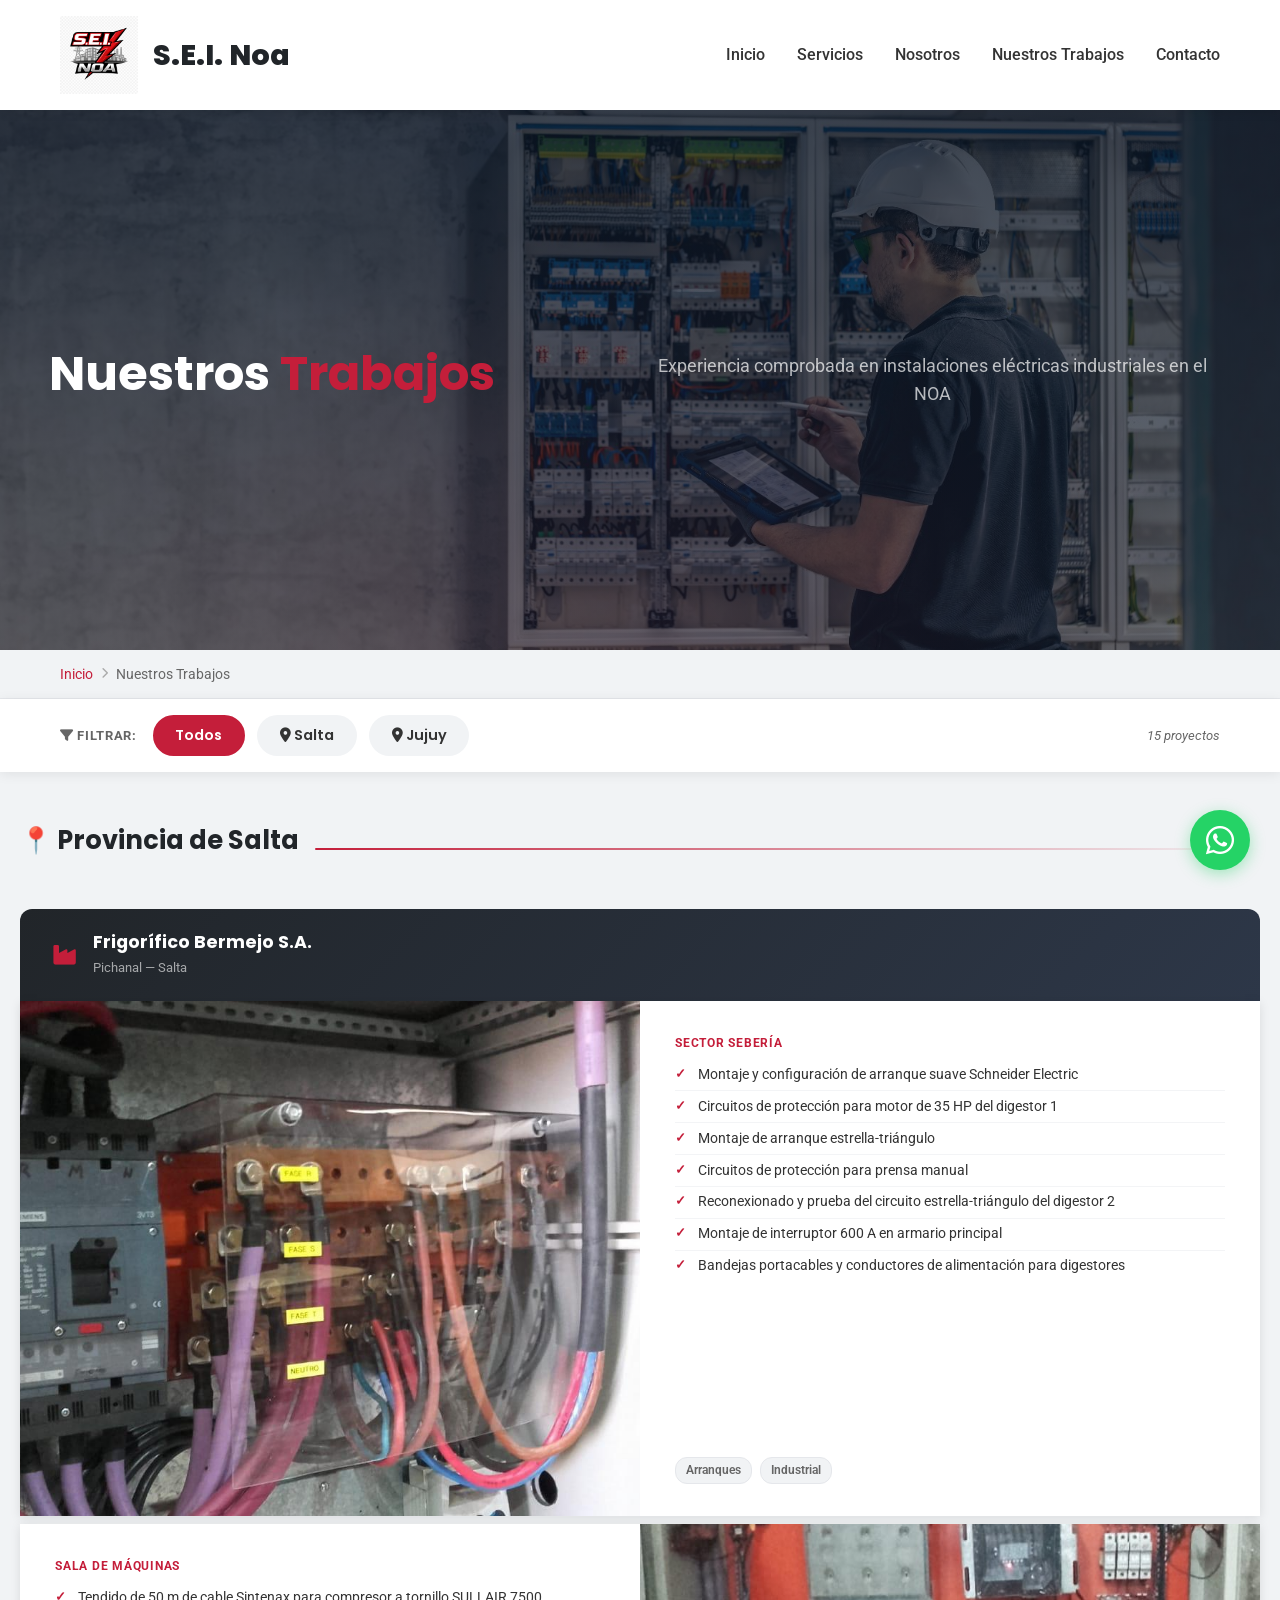
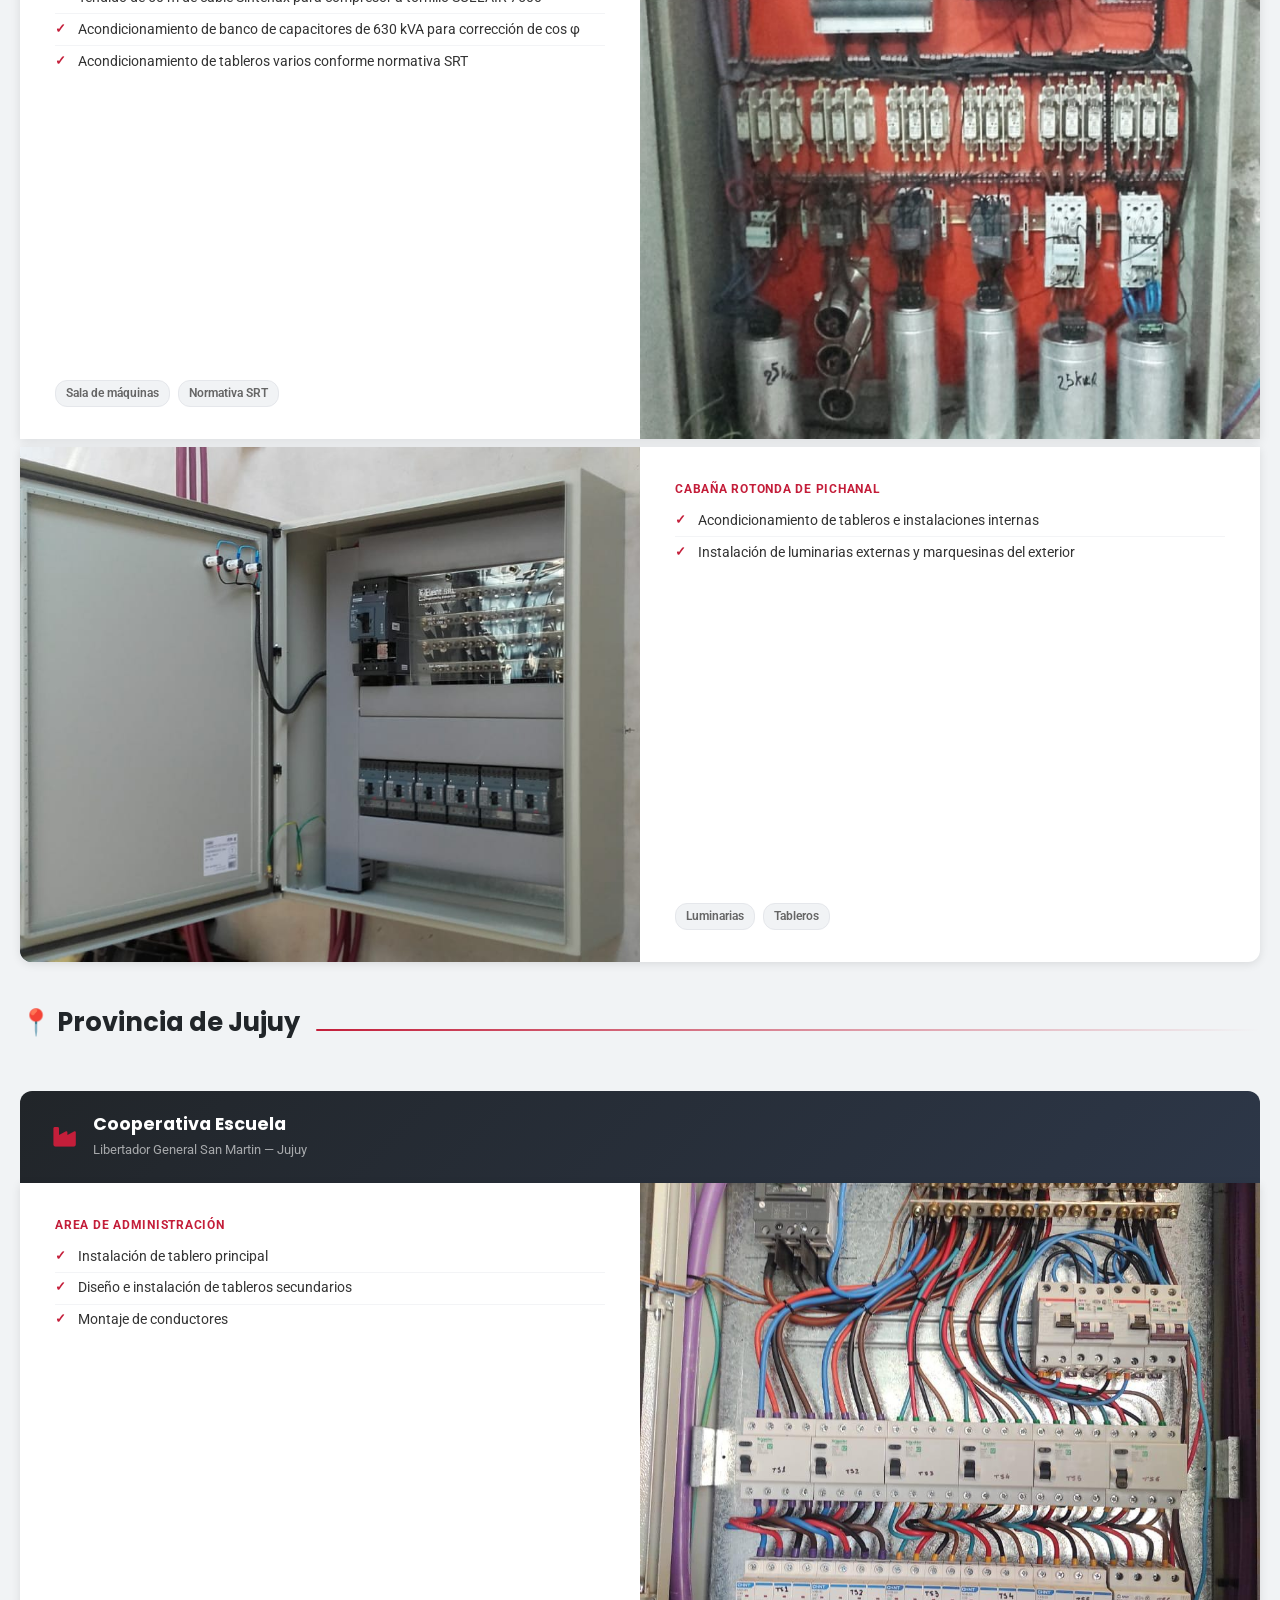
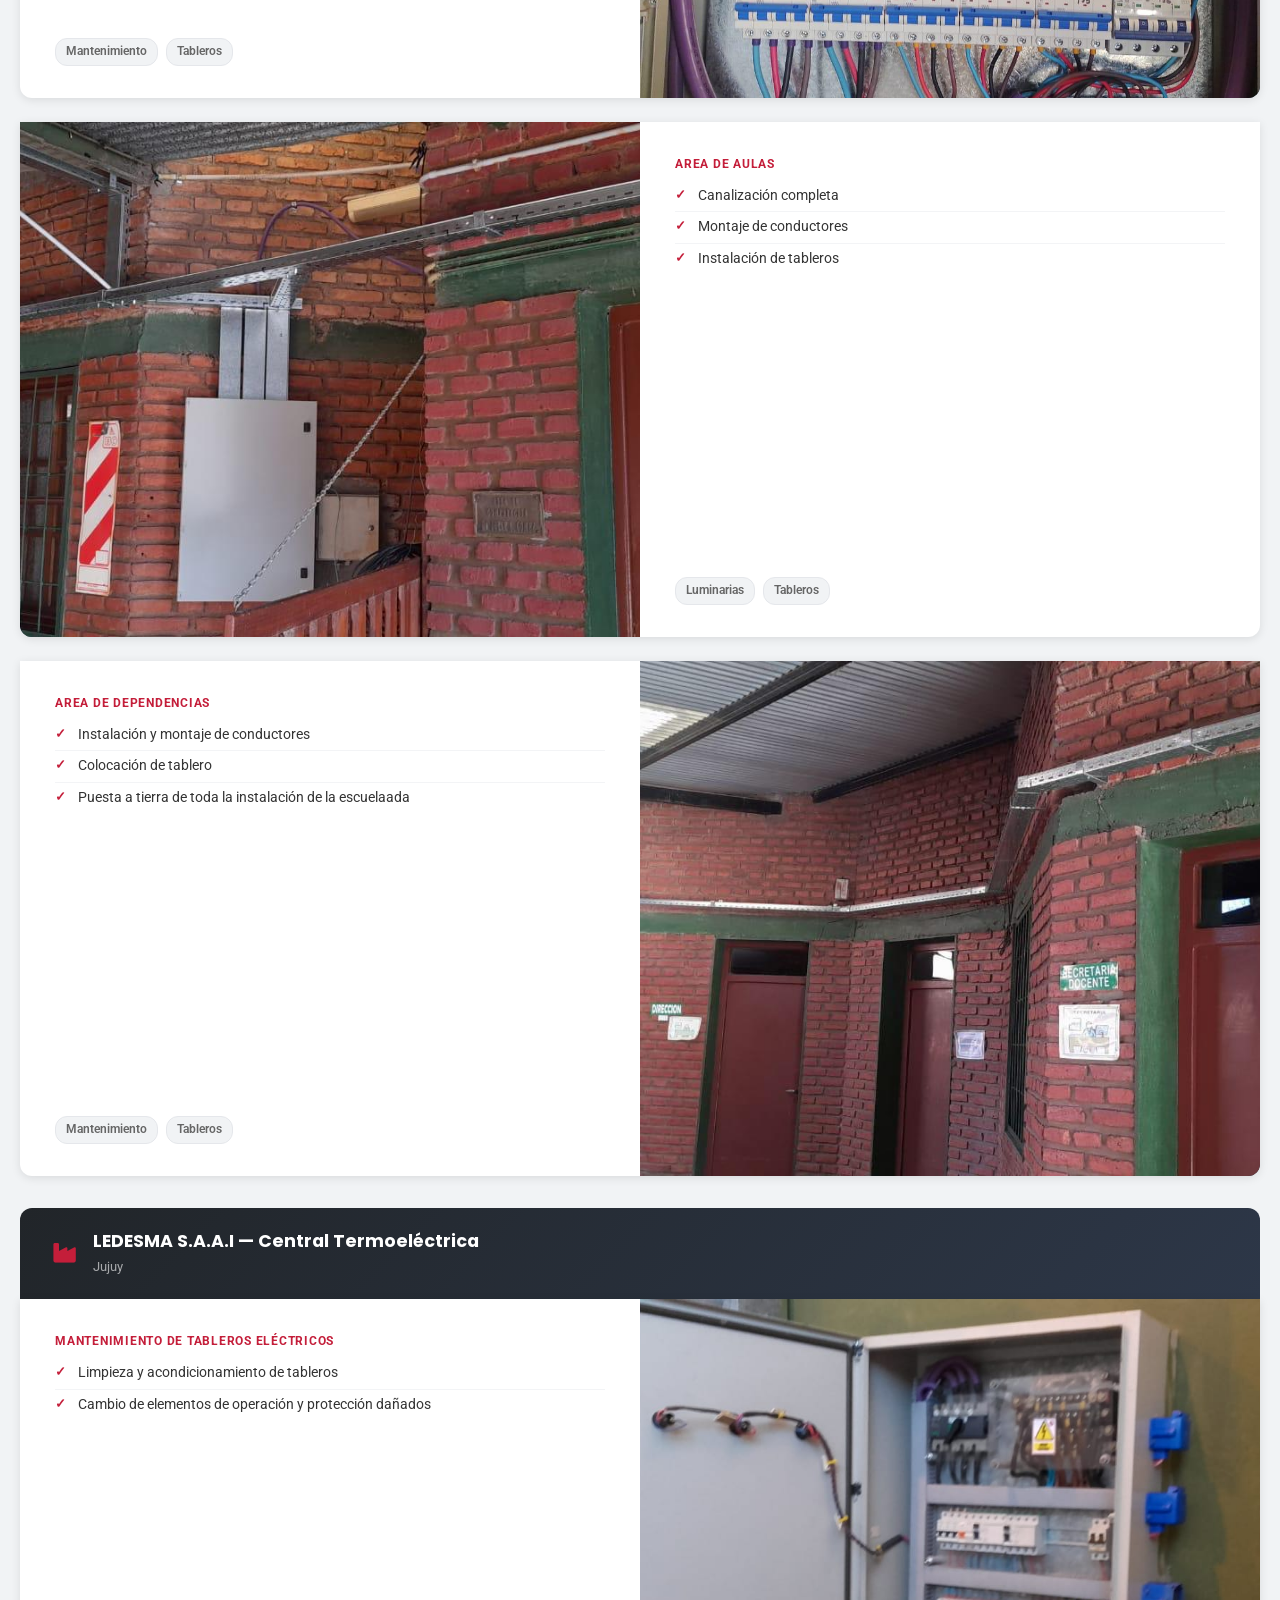
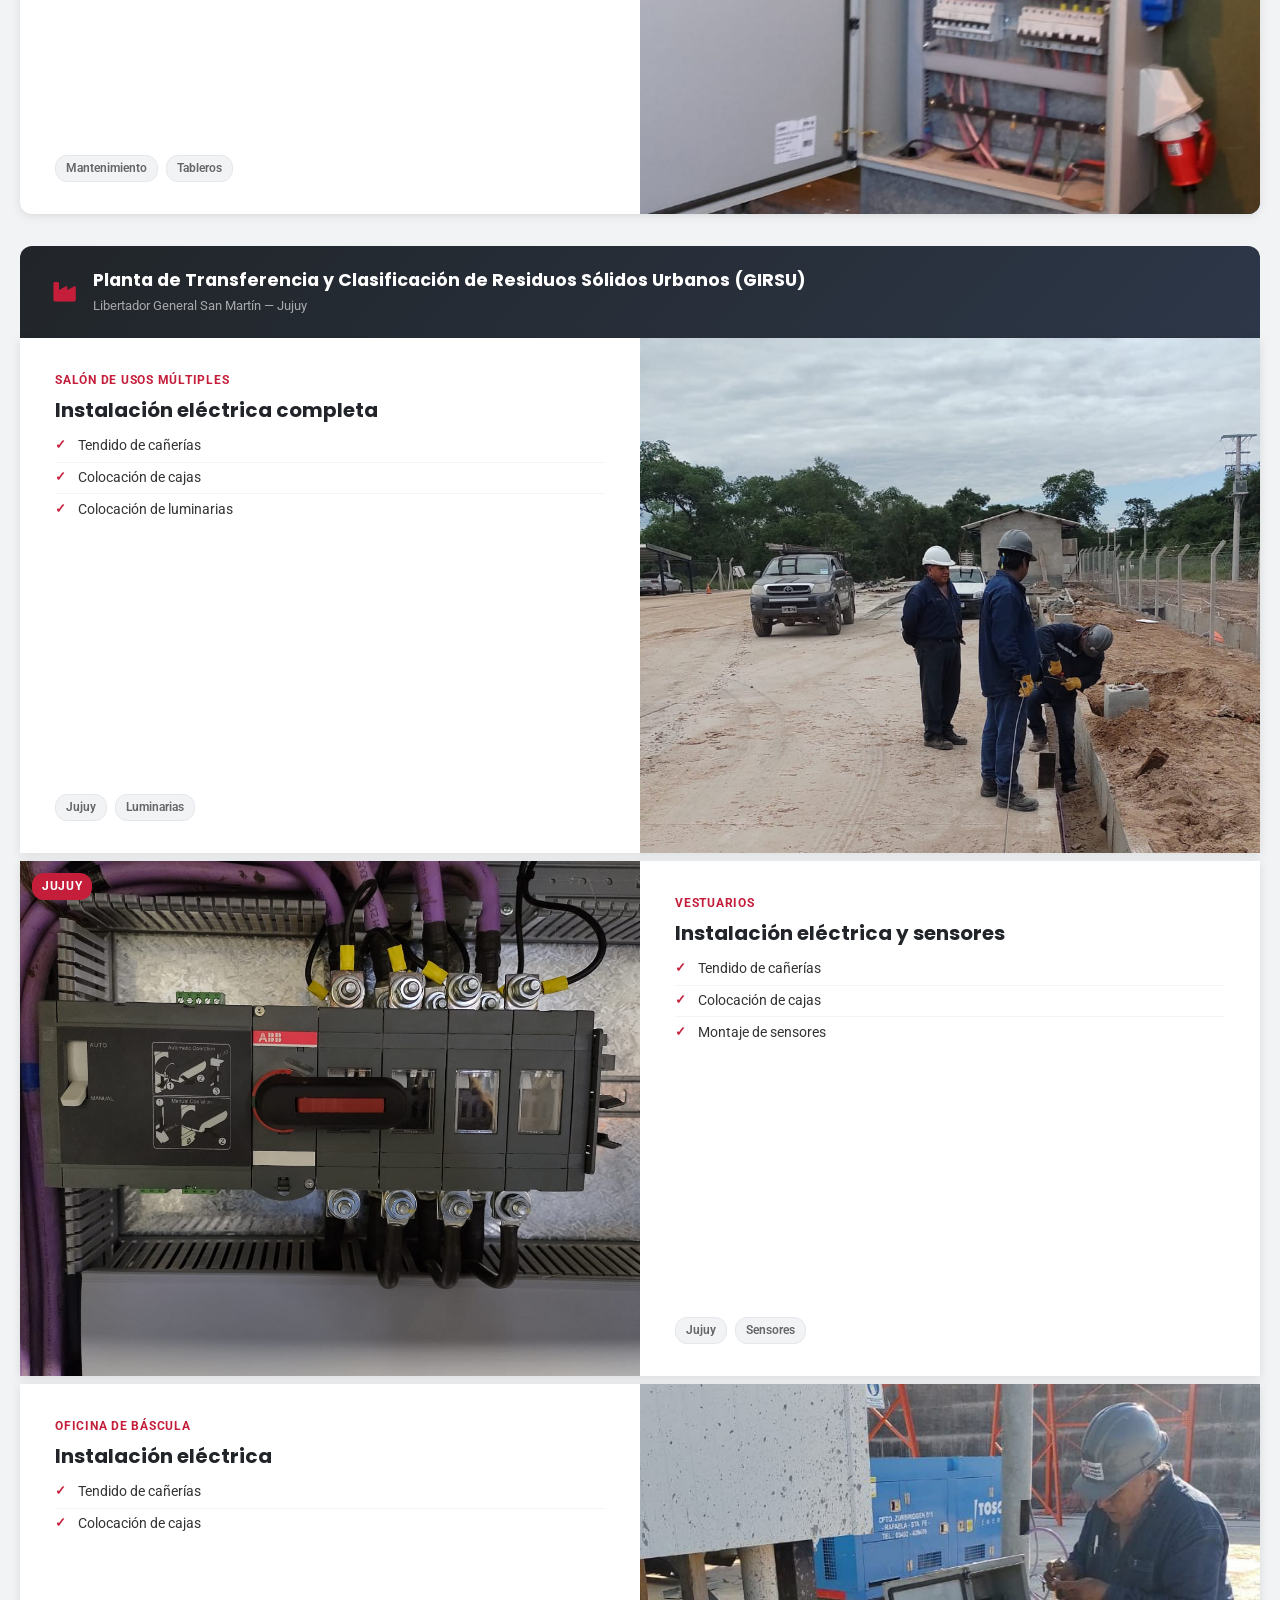
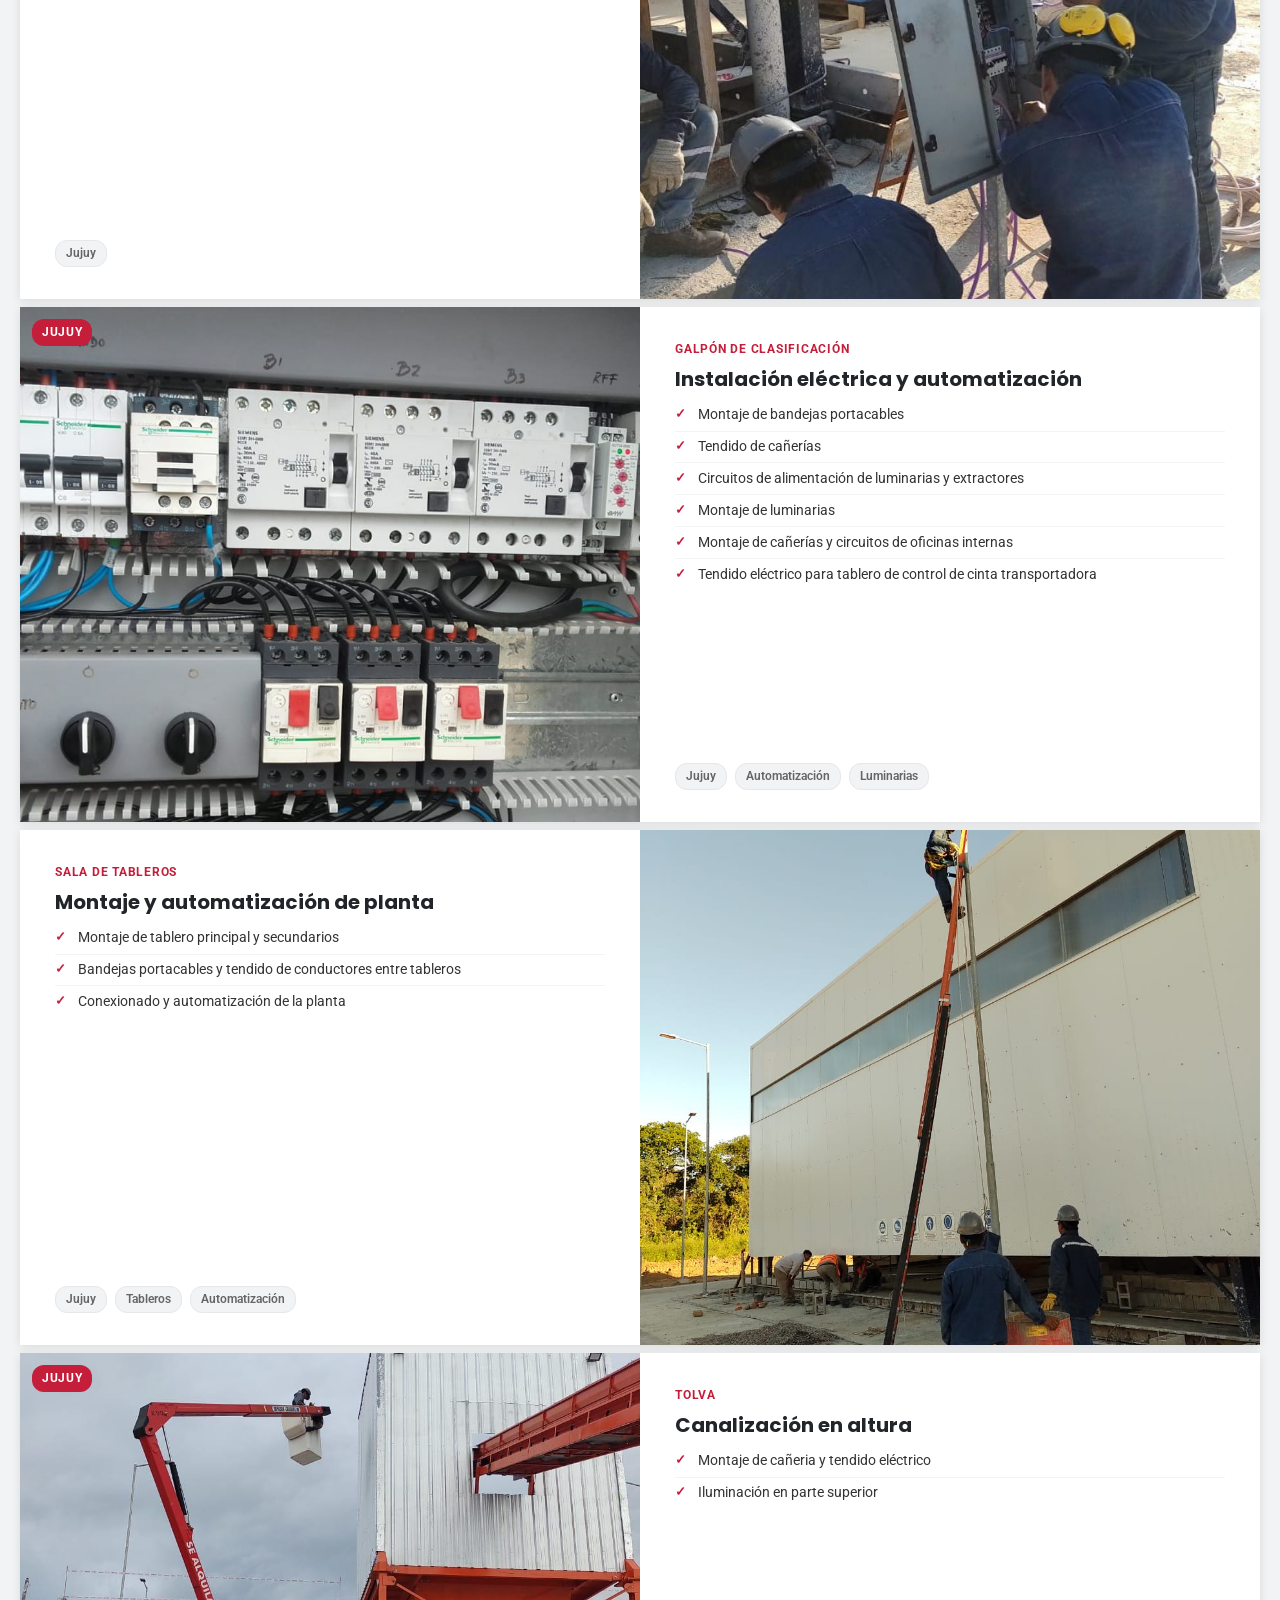
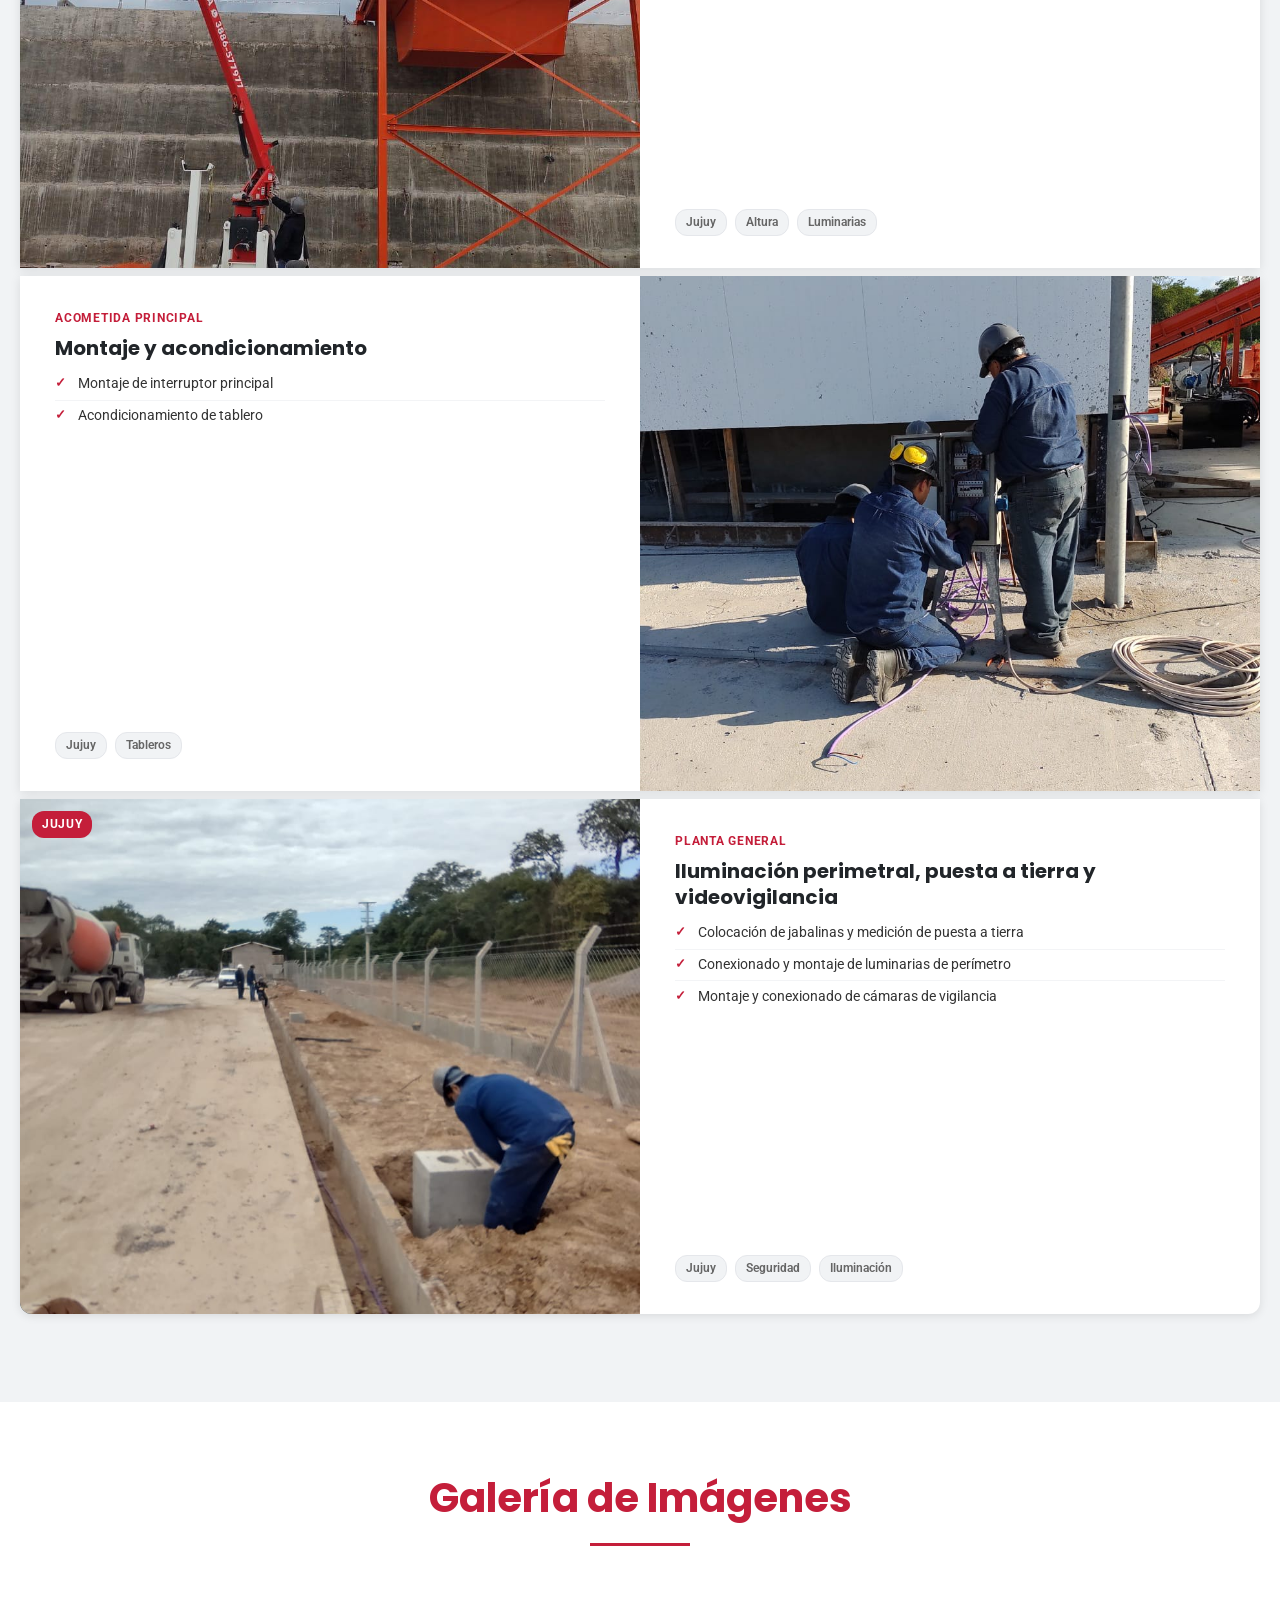
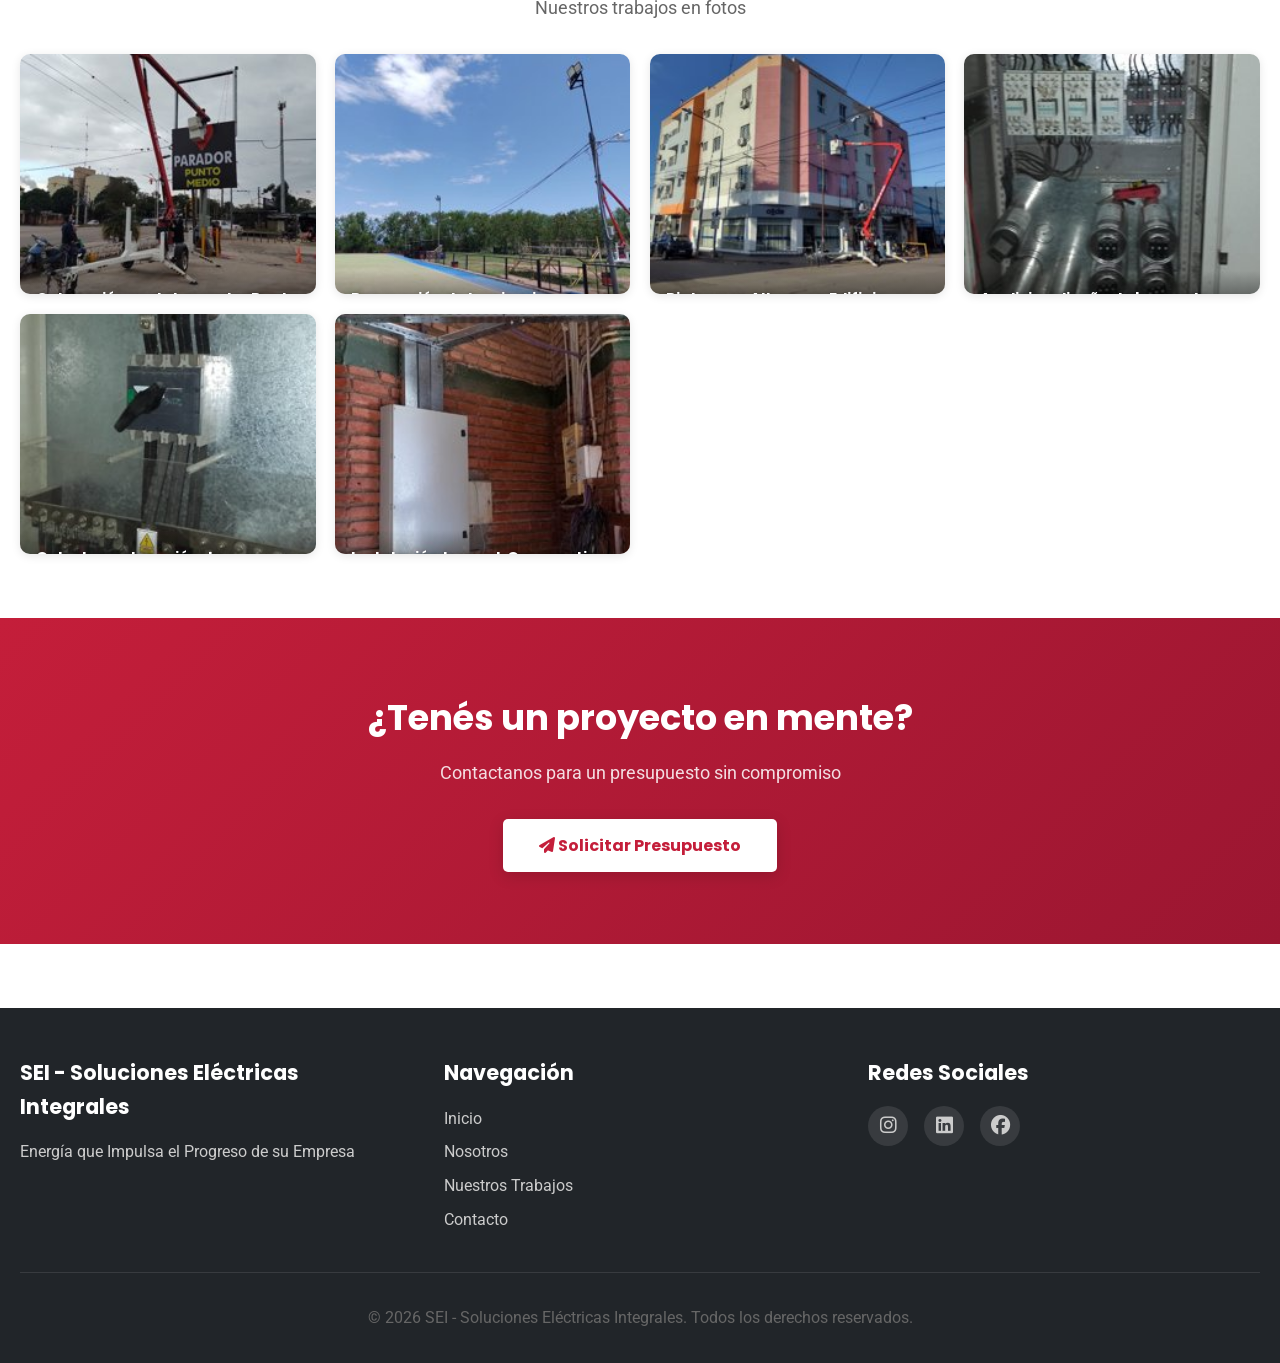
<file: proyectos.html>
<!DOCTYPE html>
<html lang="es">
<head>
    <meta charset="UTF-8">
    <meta name="viewport" content="width=device-width, initial-scale=1.0">
    <meta name="description" content="Proyectos realizados por S.E.I. Noa - Galería de trabajos en Salta y Jujuy">
    <title>Nuestros Trabajos - S.E.I. Noa</title>

    <!-- Mismo stack de estilos que index -->
    <link rel="stylesheet" href="css/styles.css">
    <link rel="stylesheet" href="css/responsive.css">
    <link rel="stylesheet" href="https://cdnjs.cloudflare.com/ajax/libs/font-awesome/6.4.0/css/all.min.css">
    <link href="https://fonts.googleapis.com/css2?family=Poppins:wght@300;400;600;700;800&family=Roboto:wght@300;400;500;700&display=swap" rel="stylesheet">
    <link rel="icon" type="image/png" href="images/favicon.png">

    <style>
        /* ===== HERO CON IMAGEN ===== */
        .proyectos-hero {
            height: 60vh;
            min-height: 420px;
            background: url("images/hero-electrician.jpg") center/cover no-repeat;
            display: flex;
            align-items: center;
            justify-content: center;
            position: relative;
        }

        /* Overlay oscuro elegante */
        .hero-overlay {
            position: absolute;
            inset: 0;
            background: linear-gradient(
                rgba(10, 20, 35, 0.78),
                rgba(10, 20, 35, 0.6)
            );
        }

        /* Contenido */
        .hero-content {
            position: relative;
            text-align: center;
            color: #fff;
            z-index: 2;
            max-width: 8000px;
            padding: 0 20px;
        }

        .hero-content h1 {
            font-size: 3.4rem;
            font-weight: 700;
            margin-bottom: 0.5rem;
        }

        .hero-content p {
            font-size: 1.2rem;
            color: rgba(255,255,255,0.85);
        }

        .proyectos-hero::before {
            content: '';
            position: absolute;
            inset: 0;
            background: radial-gradient(ellipse at 50% 100%, rgba(196,30,58,0.18) 0%, transparent 65%);
            pointer-events: none;
        }

        .proyectos-hero-badge {
            display: inline-block;
            background: rgba(196,30,58,0.18);
            border: 1px solid rgba(196,30,58,0.4);
            color: #f87a8a;
            padding: 6px 16px;
            border-radius: 20px;
            font-size: 0.78rem;
            font-weight: 600;
            letter-spacing: 0.06em;
            text-transform: uppercase;
            margin-bottom: 1rem;
        }

        .proyectos-hero h1 {
            font-size: 3rem;
            color: #fff;
            margin-bottom: 0.8rem;
            line-height: 1.15;
        }

        .proyectos-hero h1 .highlight { color: var(--color-primary); }

        .proyectos-hero p {
            font-size: 1.1rem;
            color: rgba(255,255,255,0.7);
            max-width: 580px;
            margin: 0 auto;
        }

        /* Líneas decorativas (igual que index) */
        .proyectos-hero .hero-lines { position: absolute; inset: 0; pointer-events: none; overflow: hidden; }
        .proyectos-hero .energy-line { position: absolute; height: 1px; background: linear-gradient(90deg, transparent, rgba(196,30,58,0.35), transparent); animation: sweep linear infinite; }
        .proyectos-hero .line-1 { width: 60%; top: 35%; left: -60%; animation-duration: 7s; }
        .proyectos-hero .line-2 { width: 40%; top: 60%; left: -40%; animation-duration: 9s; animation-delay: 2s; }

        /* ---- BREADCRUMB ---- */
        .breadcrumb {
            background: var(--color-light);
            padding: 0.8rem 0;
            border-bottom: 1px solid #e5e7eb;
        }

        .breadcrumb-inner {
            max-width: 1200px;
            margin: 0 auto;
            padding: 0 20px;
            display: flex;
            align-items: center;
            gap: 0.5rem;
            font-size: 0.88rem;
            color: var(--color-text-light);
        }

        .breadcrumb-inner a {
            color: var(--color-primary);
            text-decoration: none;
            transition: var(--transition);
        }

        .breadcrumb-inner a:hover { text-decoration: underline; }
        .breadcrumb-inner i { font-size: 0.7rem; color: #aaa; }

        /* ---- FILTROS ---- */
        .filtros-bar {
            position: sticky;
            top: 110px; /* logo 78px + padding top/bottom 2×16px */
            z-index: 200;
            background: #fff;
            padding: 1rem 0;
            box-shadow: 0 2px 12px rgba(0,0,0,0.08);
        }

        .filtros-inner {
            max-width: 1200px;
            margin: 0 auto;
            padding: 0 20px;
            display: flex;
            align-items: center;
            gap: 0.75rem;
            flex-wrap: wrap;
        }

        .filtros-label {
            font-size: 0.82rem;
            font-weight: 700;
            color: var(--color-text-light);
            text-transform: uppercase;
            letter-spacing: 0.05em;
            margin-right: 0.25rem;
        }

        .filtro-btn {
            padding: 0.5rem 1.3rem;
            background: var(--color-light);
            border: 2px solid transparent;
            color: var(--color-text);
            border-radius: 25px;
            cursor: pointer;
            font-weight: 600;
            font-size: 0.9rem;
            transition: var(--transition);
            font-family: var(--font-primary);
        }

        .filtro-btn:hover,
        .filtro-btn.active {
            background: var(--color-primary);
            color: #fff;
            border-color: var(--color-primary);
        }

        /* Contador de resultados */
        .results-count {
            margin-left: auto;
            font-size: 0.82rem;
            color: var(--color-text-light);
            font-style: italic;
        }

        /* ---- SECCIÓN PROYECTOS ---- */
        .proyectos-section {
            background: var(--color-light);
            padding: 3rem 0 4rem;
        }

        /* Encabezado de grupo (Salta / Jujuy) */
        .grupo-header {
            display: flex;
            align-items: center;
            gap: 1rem;
            margin: 2.5rem 0 1.5rem;
        }

        .grupo-header:first-child { margin-top: 0; }

        .grupo-header h2 {
            font-size: 1.6rem;
            color: var(--color-secondary);
            white-space: nowrap;
        }

        .grupo-header h2 span { color: var(--color-primary); }

        .grupo-line {
            flex: 1;
            height: 2px;
            background: linear-gradient(90deg, var(--color-primary), transparent);
            border-radius: 2px;
        }

        /* Sub-encabezado de obra (ej: Planta de Transferencia) */
        .obra-header {
            background: linear-gradient(135deg, var(--color-secondary) 0%, #2d3748 100%);
            border-radius: 12px 12px 0 0;
            padding: 1.4rem 2rem;
            margin-top: 2rem;
            display: flex;
            align-items: center;
            gap: 1rem;
        }

        .obra-header + .proyecto-card { border-radius: 0 0 12px 12px; margin-top: 0; }

        .obra-header i {
            color: var(--color-primary);
            font-size: 1.4rem;
            flex-shrink: 0;
        }

        .obra-header h3 {
            color: #fff;
            font-size: 1.1rem;
            margin: 0;
            line-height: 1.3;
        }

        .obra-header p {
            color: rgba(255,255,255,0.6);
            font-size: 0.82rem;
            margin: 0.2rem 0 0;
        }

        /* ---- TARJETA DE PROYECTO ---- */
        .proyecto-card {
            background: #fff;
            border-radius: 12px;
            overflow: hidden;
            box-shadow: var(--shadow);
            margin-bottom: 1.5rem;
            transition: var(--transition);
            display: grid;
            grid-template-columns: 1fr 1fr;
        }

        .proyecto-card:hover {
            box-shadow: var(--shadow-lg);
            transform: translateY(-3px);
        }

        /* Alternar imagen izq/der */
        .proyecto-card.img-izquierda .proyecto-img { order: -1; }

        .proyecto-img {
            overflow: hidden;
            position: relative;
            background: #1a2e44;
            min-height: 515px;
            /* sin min-height: la imagen ocupa exactamente el alto que tiene el texto */
        }

        .proyecto-img img {
            width: 100%;
            height: 100%;
            object-fit: cover;
            object-position: center;
            display: block;
            position: absolute; /* se estira para llenar toda la celda */
            inset: 0;
            transition: transform 0.5s ease;
        }

        .proyecto-card:hover .proyecto-img img { transform: scale(1.04); }

        /* Placeholder cuando no hay imagen */
        .proyecto-img-placeholder {
            position: absolute;
            inset: 0;
            display: flex;
            flex-direction: column;
            align-items: center;
            justify-content: center;
            gap: 0.8rem;
            background: linear-gradient(135deg, #1a2e44, #0d1b2a);
            color: rgba(255,255,255,0.25);
        }

        .proyecto-img-placeholder i { font-size: 3rem; }
        .proyecto-img-placeholder span { font-size: 0.8rem; letter-spacing: 0.05em; text-transform: uppercase; }

        /* Badge de zona sobre la imagen */
        .zona-badge {
            position: absolute;
            top: 12px;
            left: 12px;
            background: var(--color-primary);
            color: #fff;
            font-size: 0.72rem;
            font-weight: 700;
            padding: 4px 10px;
            border-radius: 12px;
            text-transform: uppercase;
            letter-spacing: 0.06em;
        }

        /* Contenido de la tarjeta */
        .proyecto-info {
            padding: 2rem 2.2rem;
            display: flex;
            flex-direction: column;
            justify-content: center;
        }

        .proyecto-categoria {
            font-size: 0.78rem;
            font-weight: 700;
            color: var(--color-primary);
            text-transform: uppercase;
            letter-spacing: 0.06em;
            margin-bottom: 0.4rem;
        }

        .proyecto-titulo {
            font-size: 1.25rem;
            color: var(--color-secondary);
            margin-bottom: 0.5rem;
            line-height: 1.3;
        }

        .proyecto-desc {
            font-size: 0.9rem;
            color: var(--color-text-light);
            margin-bottom: 1rem;
            line-height: 1.6;
        }

        .proyecto-lista {
            list-style: none;
            margin-bottom: 1.2rem;
        }

        .proyecto-lista li {
            padding: 0.35rem 0 0.35rem 1.4rem;
            font-size: 0.88rem;
            color: var(--color-text);
            position: relative;
            border-bottom: 1px solid #f3f4f6;
            line-height: 1.4;
        }

        .proyecto-lista li:last-child { border-bottom: none; }

        .proyecto-lista li::before {
            content: '✓';
            position: absolute;
            left: 0;
            color: var(--color-primary);
            font-weight: 700;
            font-size: 0.8rem;
        }

        /* Tags */
        .proyecto-tags {
            display: flex;
            gap: 0.5rem;
            flex-wrap: wrap;
            margin-top: auto;
            padding-top: 0.8rem;
        }

        .tag {
            background: var(--color-light);
            color: var(--color-text-light);
            font-size: 0.75rem;
            font-weight: 600;
            padding: 3px 10px;
            border-radius: 12px;
            border: 1px solid #e5e7eb;
        }

        /* ---- SECCIÓN GALERÍA ---- */
        .galeria-section {
            background: #fff;
            padding: 4rem 0;
        }

        .galeria-grid {
            display: grid;
            grid-template-columns: repeat(auto-fill, minmax(280px, 1fr));
            gap: 1.2rem;
            margin-top: 2rem;
        }

        /* Tamaño uniforme para todos los items */
        .galeria-item {
            position: relative;
            height: 240px;
            border-radius: 10px;
            overflow: hidden;
            cursor: pointer;
            box-shadow: var(--shadow);
            transition: box-shadow 0.35s ease, transform 0.35s ease;
        }

        .galeria-item img {
            width: 100%;
            height: 100%;
            object-fit: cover;
            display: block;
            transition: transform 0.5s ease;
        }

        .galeria-item:hover img { transform: scale(1.06); }

        /* Marco rojo que se difumina hacia adentro */
        .galeria-item::before {
            content: '';
            position: absolute;
            inset: 0;
            border-radius: 10px;
            /* sombra interna roja - invisible por defecto */
            box-shadow: inset 0 0 0px 0px rgba(196, 30, 58, 0);
            transition: box-shadow 0.4s ease;
            z-index: 2;
            pointer-events: none;
        }

        .galeria-item:hover::before {
            /* marco rojo que se difumina ~30px hacia adentro */
            box-shadow: inset 0 0 30px 8px rgba(196, 30, 58, 0.75);
        }

        /* Franja inferior con nombre — siempre visible pero pequeña */
        .galeria-overlay {
            position: absolute;
            bottom: 0;
            left: 0;
            right: 0;
            /* gradiente negro que sube solo un poco */
            background: linear-gradient(to top,
                rgba(10, 10, 10, 0.88) 0%,
                rgba(10, 10, 10, 0.55) 50%,
                transparent 100%);
            padding: 1rem 1rem 0.8rem;
            color: #fff;
            z-index: 3;
            /* arranca casi oculta (solo asoma un borde) */
            transform: translateY(70%);
            transition: transform 0.38s ease, background 0.38s ease;
        }

        .galeria-item:hover .galeria-overlay {
            transform: translateY(0);
        }

        .galeria-overlay h4 {
            font-size: 0.92rem;
            font-weight: 700;
            margin-bottom: 0.15rem;
            color: #fff;
            text-shadow: 0 1px 4px rgba(0,0,0,0.6);
        }

        .galeria-overlay p {
            font-size: 0.78rem;
            color: rgba(255,255,255,0.78);
            margin: 0;
        }

        /* Placeholders de galería */
        .galeria-placeholder {
            background: linear-gradient(135deg, #1a2e44, #0d1b2a);
            display: flex;
            align-items: center;
            justify-content: center;
            flex-direction: column;
            gap: 0.5rem;
            color: rgba(255,255,255,0.2);
        }

        .galeria-placeholder i {
            font-size: 2.5rem;
        }

        .galeria-placeholder span {
            font-size: 0.78rem;
            text-transform: uppercase;
            letter-spacing: 0.08em;
        }

        /* ---- CTA FINAL ---- */
        .cta-section {
            background: linear-gradient(135deg, var(--color-primary) 0%, #9b1631 100%);
            padding: 4.5rem 2rem;
            text-align: center;
            color: #fff;
        }

        .cta-section h2 {
            font-size: 2.2rem;
            color: #fff;
            margin-bottom: 0.8rem;
        }

        .cta-section p {
            font-size: 1.1rem;
            color: rgba(255,255,255,0.85);
            margin-bottom: 2rem;
        }

        .cta-btn-white {
            display: inline-block;
            padding: 14px 36px;
            background: #fff;
            color: var(--color-primary);
            border-radius: 5px;
            font-weight: 700;
            font-size: 1rem;
            font-family: var(--font-primary);
            transition: var(--transition);
            box-shadow: 0 4px 15px rgba(0,0,0,0.15);
        }

        .cta-btn-white:hover {
            background: var(--color-secondary);
            color: #fff;
            transform: translateY(-2px);
        }

        /* ---- RESPONSIVE ---- */
        @media (max-width: 768px) {
            .proyectos-hero h1 { font-size: 2rem; }

            .filtros-bar { top: 62px; }

            .proyecto-card {
                grid-template-columns: 1fr;
            }

            .proyecto-card.img-izquierda .proyecto-img { order: 0; }

            .proyecto-img { min-height: 220px; } /* en mobile sí necesita altura mínima porque el grid es de 1 col */

            .proyecto-info { padding: 1.5rem; }

            .obra-header { padding: 1rem 1.2rem; }
            .obra-header h3 { font-size: 1rem; }

            .filtros-inner { gap: 0.5rem; }
            .results-count { margin-left: 0; width: 100%; }

            .cta-section h2 { font-size: 1.6rem; }
        }

        @media (max-width: 480px) {
            .galeria-grid { grid-template-columns: 1fr; }
            .filtro-btn { padding: 0.4rem 1rem; font-size: 0.82rem; }
        }
    </style>
</head>
<body>

    <!-- ================================================
         NAVEGACIÓN — mismo que index
         ================================================ -->
    <nav class="navbar">
        <div class="navbar-container">
            <div class="navbar-logo" id="logo-home" style="cursor:pointer;" title="Volver al inicio">
                <img src="images/logo_sei_artistic.png" alt="SEI Logo" class="logo-img">
                <span class="logo-text">S.E.I. Noa</span>
            </div>
            <ul class="nav-menu">
                <li class="nav-item"><a href="index.html#home"     class="nav-link">Inicio</a></li>
                <li class="nav-item"><a href="index.html#servicios-anchor" class="nav-link">Servicios</a></li>
                <li class="nav-item"><a href="index.html#nosotros" class="nav-link">Nosotros</a></li>
                <li class="nav-item"><a href="proyectos.html"               class="nav-link active">Nuestros Trabajos</a></li>
                <li class="nav-item"><a href="index.html#contacto" class="nav-link">Contacto</a></li>
            </ul>
            <div class="hamburger">
                <span></span><span></span><span></span>
            </div>
        </div>
    </nav>

    <!-- ================================================
         HERO
         ================================================ -->
        <section class="proyectos-hero">
            <div class="hero-overlay"></div>

            <div class="hero-content">
                <h1>Nuestros <span class="highlight">Trabajos</span></h1>
                <p>Experiencia comprobada en instalaciones eléctricas industriales en el NOA</p>
            </div>
        </section>

    <!-- ================================================
         BREADCRUMB
         ================================================ -->
    <div class="breadcrumb">
        <div class="breadcrumb-inner">
            <a href="index.html">Inicio</a>
            <i class="fas fa-chevron-right"></i>
            <span>Nuestros Trabajos</span>
        </div>
    </div>

    <!-- ================================================
         FILTROS (sticky)
         ================================================ -->
    <div class="filtros-bar">
        <div class="filtros-inner">
            <span class="filtros-label"><i class="fas fa-filter"></i> Filtrar:</span>
            <button class="filtro-btn active" data-filter="todos">Todos</button>
            <button class="filtro-btn" data-filter="salta">
                <i class="fas fa-map-marker-alt"></i> Salta
            </button>
            <button class="filtro-btn" data-filter="jujuy">
                <i class="fas fa-map-marker-alt"></i> Jujuy
            </button>
            <span class="results-count" id="results-count"></span>
        </div>
    </div>

    <!-- ================================================
         PROYECTOS
         ================================================ -->
    <section class="proyectos-section">
        <div class="container">

            <!-- ======= GRUPO: SALTA ======= -->
            <div class="grupo-header" data-group="salta">
                <h2><span>📍</span> Provincia de Salta</h2>
                <div class="grupo-line"></div>
            </div>



            <!-- Proyectos 2-4: FRIGORÍFICO BERMEJO (agrupados) -->
            <div class="obra-header" data-category="salta">
                <i class="fas fa-industry"></i>
                <div>
                    <h3>Frigorífico Bermejo S.A.</h3>
                    <p>Pichanal — Salta</p>
                </div>
            </div>

            <!-- Proyecto 2 -->
            <div class="proyecto-card img-izquierda" data-category="salta" style="border-radius:0; margin-bottom:0.5rem;">
                <div class="proyecto-info">
                    <span class="proyecto-categoria">Sector Sebería</span>
                    <ul class="proyecto-lista">
                        <li>Montaje y configuración de arranque suave Schneider Electric</li>
                        <li>Circuitos de protección para motor de 35 HP del digestor 1</li>
                        <li>Montaje de arranque estrella-triángulo</li>
                        <li>Circuitos de protección para prensa manual</li>
                        <li>Reconexionado y prueba del circuito estrella-triángulo del digestor 2</li>
                        <li>Montaje de interruptor 600 A en armario principal</li>
                        <li>Bandejas portacables y conductores de alimentación para digestores</li>
                    </ul>
                    <div class="proyecto-tags">
                        <span class="tag">Arranques</span>
                        <span class="tag">Industrial</span>
                    </div>
                </div>
                <div class="proyecto-img">
                    <img src="images/trabajos/Bermejo/WhatsApp Image 2026-03-19 at 4.41.35 PM.jpeg" loading="lazy">
                </div>
            </div>

            <!-- Proyecto 3 -->
            <div class="proyecto-card" data-category="salta" style="border-radius:0; margin-bottom:0.5rem;">
                <div class="proyecto-info">
                    <span class="proyecto-categoria">Sala de máquinas</span>
                    <ul class="proyecto-lista">
                        <li>Tendido de 50 m de cable Sintenax para compresor a tornillo SULLAIR 7500</li>
                        <li>Acondicionamiento de banco de capacitores de 630 kVA para corrección de cos φ</li>
                        <li>Acondicionamiento de tableros varios conforme normativa SRT</li>
                    </ul>
                    <div class="proyecto-tags">
                        <span class="tag">Sala de máquinas</span>
                        <span class="tag">Normativa SRT</span>
                    </div>
                </div>
                <div class="proyecto-img">
                    <img src="images/trabajos/Bermejo/FB_máquinas1.jpeg" loading="lazy">
                </div>
            </div>

            <!-- Proyecto 4 -->
            <div class="proyecto-card img-izquierda" data-category="salta" style="border-radius:0 0 12px 12px; margin-bottom:1.5rem;">
                <div class="proyecto-info">
                    <span class="proyecto-categoria">Cabaña Rotonda de Pichanal</span>
                    <ul class="proyecto-lista">
                        <li>Acondicionamiento de tableros e instalaciones internas</li>
                        <li>Instalación de luminarias externas y marquesinas del exterior</li>
                    </ul>
                    <div class="proyecto-tags">
                        <span class="tag">Luminarias</span>
                        <span class="tag">Tableros</span>
                    </div>
                </div>
                <div class="proyecto-img">
                    <img src="images/trabajos/Bermejo/FB_Cabaña1.jpeg" loading="lazy">
                </div>
            </div>

            <!-- ======= GRUPO: JUJUY ======= -->
            <div class="grupo-header" data-group="jujuy">
                <h2><span>📍</span> Provincia de Jujuy</h2>
                <div class="grupo-line"></div>
            </div>

            <!-- Proyecto 1: Escuela -->
            <div class="obra-header" data-category="jujuy">
                <i class="fas fa-industry"></i>
                <div>
                    <h3>Cooperativa Escuela</h3>
                    <p>Libertador General San Martin — Jujuy</p>
                </div>
            </div>
            <div class="proyecto-card" data-category="jujuy" style="border-radius:0 0 12px 12px; margin-bottom:1.5rem;">
                <div class="proyecto-info">
                    <span class="proyecto-categoria">Area de administración</span>
                    <ul class="proyecto-lista">
                        <li>Instalación de tablero principal</li>
                        <li>Diseño e instalación de tableros secundarios</li>
                        <li>Montaje de conductores</li>
                    </ul>
                    <div class="proyecto-tags">
                        <span class="tag">Mantenimiento</span>
                        <span class="tag">Tableros</span>
                    </div>
                </div>
                <div class="proyecto-img">
                    <img src="images/trabajos/escuela/admin.jpeg" loading="lazy">
                </div>
            </div>

            <div class="proyecto-card img-izquierda" data-category="jujuy" style="border-radius:0 0 12px 12px; margin-bottom:1.5rem;">
                <div class="proyecto-info">
                    <span class="proyecto-categoria">Area de aulas</span>
                    <ul class="proyecto-lista">
                    <li>Canalización completa</li>
                    <li>Montaje de conductores</li>
                    <li>Instalación de tableros</li>
                    </ul>
                    <div class="proyecto-tags">
                        <span class="tag">Luminarias</span>
                        <span class="tag">Tableros</span>
                    </div>
                </div>
                <div class="proyecto-img">
                    <img src="images/trabajos/escuela/aula.jpeg" loading="lazy">
                </div>
            </div>

            <div class="proyecto-card" data-category="jujuy" style="border-radius:0 0 12px 12px; margin-bottom:1.5rem;">
                <div class="proyecto-info">
                    <span class="proyecto-categoria">Area de dependencias</span>
                    <ul class="proyecto-lista">
                        <li>Instalación y montaje de conductores</li>
                        <li>Colocación de tablero</li>
                        <li>Puesta a tierra de toda la instalación de la escuelaada</li>
                    </ul>
                    <div class="proyecto-tags">
                        <span class="tag">Mantenimiento</span>
                        <span class="tag">Tableros</span>
                    </div>
                </div>
                <div class="proyecto-img">
                    <img src="images/trabajos/escuela/dep.jpeg" loading="lazy">
                </div>
            </div>

            <!-- Proyecto 1: LEDESMA (standalone) -->
            <div class="obra-header" data-category="jujuy">
                <i class="fas fa-industry"></i>
                <div>
                    <h3>LEDESMA S.A.A.I — Central Termoeléctrica</h3>
                    <p>Jujuy</p>
                </div>
            </div>
            <div class="proyecto-card" data-category="jujuy" style="border-radius:0 0 12px 12px; margin-bottom:1.5rem;">
                <div class="proyecto-info">
                    <span class="proyecto-categoria">Mantenimiento de tableros eléctricos</span>
                    <ul class="proyecto-lista">
                        <li>Limpieza y acondicionamiento de tableros</li>
                        <li>Cambio de elementos de operación y protección dañados</li>
                    </ul>
                    <div class="proyecto-tags">
                        <span class="tag">Mantenimiento</span>
                        <span class="tag">Tableros</span>
                    </div>
                </div>
                <div class="proyecto-img">
                    <img src="images/trabajos/Ledesma/Ledesma1.jpeg" loading="lazy">
                </div>
            </div>

            <!-- Sub-obra: Planta de Transferencia -->
            <div class="obra-header" data-category="jujuy">
                <i class="fas fa-industry"></i>
                <div>
                    <h3>Planta de Transferencia y Clasificación de Residuos Sólidos Urbanos (GIRSU)</h3>
                    <p>Libertador General San Martín — Jujuy</p>
                </div>
            </div>

            <!-- Proyecto 5 -->
            <div class="proyecto-card" data-category="jujuy" style="border-radius:0 0 0 0; margin-bottom:0.5rem;">
                <div class="proyecto-info">
                    <span class="proyecto-categoria">Salón de usos múltiples</span>
                    <h3 class="proyecto-titulo">Instalación eléctrica completa</h3>
                    <ul class="proyecto-lista">
                        <li>Tendido de cañerías</li>
                        <li>Colocación de cajas</li>
                        <li>Colocación de luminarias</li>
                    </ul>
                    <div class="proyecto-tags">
                        <span class="tag">Jujuy</span>
                        <span class="tag">Luminarias</span>
                    </div>
                </div>
                <div class="proyecto-img">
                    <img src="images/girsu_1.jpg" alt="Girsu - Imagen 1" loading="lazy">
                </div>
            </div>

            <!-- Proyecto 6 -->
            <div class="proyecto-card img-izquierda" data-category="jujuy" style="border-radius:0; margin-bottom:0.5rem;">
                <div class="proyecto-info">
                    <span class="proyecto-categoria">Vestuarios</span>
                    <h3 class="proyecto-titulo">Instalación eléctrica y sensores</h3>
                    <ul class="proyecto-lista">
                        <li>Tendido de cañerías</li>
                        <li>Colocación de cajas</li>
                        <li>Montaje de sensores</li>
                    </ul>
                    <div class="proyecto-tags">
                        <span class="tag">Jujuy</span>
                        <span class="tag">Sensores</span>
                    </div>
                </div>
                <div class="proyecto-img">
                    <img src="images/girsu_2.jpg" alt="Girsu - Imagen 2" loading="lazy">
                    <span class="zona-badge">Jujuy</span>
                </div>
            </div>

            <!-- Proyecto 7 -->
            <div class="proyecto-card" data-category="jujuy" style="border-radius:0; margin-bottom:0.5rem;">
                <div class="proyecto-info">
                    <span class="proyecto-categoria">Oficina de báscula</span>
                    <h3 class="proyecto-titulo">Instalación eléctrica</h3>
                    <ul class="proyecto-lista">
                        <li>Tendido de cañerías</li>
                        <li>Colocación de cajas</li>
                    </ul>
                    <div class="proyecto-tags">
                        <span class="tag">Jujuy</span>
                    </div>
                </div>
                <div class="proyecto-img">
                    <img src="images/trabajos/WhatsApp Image 2026-04-14 at 9.42.08 PM.jpeg" alt="Girsu - Imagen 3" loading="lazy">
                </div>
            </div>

            <!-- Proyecto 8 -->
            <div class="proyecto-card img-izquierda" data-category="jujuy" style="border-radius:0; margin-bottom:0.5rem;">
                <div class="proyecto-info">
                    <span class="proyecto-categoria">Galpón de clasificación</span>
                    <h3 class="proyecto-titulo">Instalación eléctrica y automatización</h3>
                    <ul class="proyecto-lista">
                        <li>Montaje de bandejas portacables</li>
                        <li>Tendido de cañerías</li>
                        <li>Circuitos de alimentación de luminarias y extractores</li>
                        <li>Montaje de luminarias</li>
                        <li>Montaje de cañerías y circuitos de oficinas internas</li>
                        <li>Tendido eléctrico para tablero de control de cinta transportadora</li>
                    </ul>
                    <div class="proyecto-tags">
                        <span class="tag">Jujuy</span>
                        <span class="tag">Automatización</span>
                        <span class="tag">Luminarias</span>
                    </div>
                </div>
                <div class="proyecto-img">
                    <img src="images/girsu_4.jpg" alt="Girsu - Imagen 4" loading="lazy">
                    <span class="zona-badge">Jujuy</span>
                </div>
            </div>

            <!-- Proyecto 9 -->
            <div class="proyecto-card" data-category="jujuy" style="border-radius:0; margin-bottom:0.5rem;">
                <div class="proyecto-info">
                    <span class="proyecto-categoria">Sala de tableros</span>
                    <h3 class="proyecto-titulo">Montaje y automatización de planta</h3>
                    <ul class="proyecto-lista">
                        <li>Montaje de tablero principal y secundarios</li>
                        <li>Bandejas portacables y tendido de conductores entre tableros</li>
                        <li>Conexionado y automatización de la planta</li>
                    </ul>
                    <div class="proyecto-tags">
                        <span class="tag">Jujuy</span>
                        <span class="tag">Tableros</span>
                        <span class="tag">Automatización</span>
                    </div>
                </div>
                <div class="proyecto-img">
                    <img src="images/girsu_5.jpg" alt="Girsu - Imagen 5" loading="lazy">
                </div>
            </div>

            <!-- Proyecto 10 -->
            <div class="proyecto-card img-izquierda" data-category="jujuy" style="border-radius:0; margin-bottom:0.5rem;">
                <div class="proyecto-info">
                    <span class="proyecto-categoria">Tolva</span>
                    <h3 class="proyecto-titulo">Canalización en altura</h3>
                    <ul class="proyecto-lista">
                        <li>Montaje de cañeria y tendido eléctrico</li>
                        <li>Iluminación en parte superior</li>
                    </ul>
                    <div class="proyecto-tags">
                        <span class="tag">Jujuy</span>
                        <span class="tag">Altura</span>
                        <span class="tag">Luminarias</span>
                    </div>
                </div>
                <div class="proyecto-img">
                    <img src="images/trabajos/WhatsApp Image 2026-03-19 at 4.34.57 PM.jpeg" alt="Girsu - Imagen 6" loading="lazy">
                    <span class="zona-badge">Jujuy</span>
                </div>
            </div>

            <!-- Proyecto 11 -->
            <div class="proyecto-card" data-category="jujuy" style="border-radius:0; margin-bottom:0.5rem;">
                <div class="proyecto-info">
                    <span class="proyecto-categoria">Acometida principal</span>
                    <h3 class="proyecto-titulo">Montaje y acondicionamiento</h3>
                    <ul class="proyecto-lista">
                        <li>Montaje de interruptor principal</li>
                        <li>Acondicionamiento de tablero</li>
                    </ul>
                    <div class="proyecto-tags">
                        <span class="tag">Jujuy</span>
                        <span class="tag">Tableros</span>
                    </div>
                </div>
                <div class="proyecto-img">
                    <img src="images/girsu_7.jpg" alt="Girsu - Imagen 7" loading="lazy">
                </div>
            </div>

            <!-- Proyecto 12 -->
            <div class="proyecto-card img-izquierda" data-category="jujuy" style="border-radius:0 0 12px 12px; margin-bottom:1.5rem;">
                <div class="proyecto-info">
                    <span class="proyecto-categoria">Planta general</span>
                    <h3 class="proyecto-titulo">Iluminación perimetral, puesta a tierra y videovigilancia</h3>
                    <ul class="proyecto-lista">
                        <li>Colocación de jabalinas y medición de puesta a tierra</li>
                        <li>Conexionado y montaje de luminarias de perímetro</li>
                        <li>Montaje y conexionado de cámaras de vigilancia</li>
                    </ul>
                    <div class="proyecto-tags">
                        <span class="tag">Jujuy</span>
                        <span class="tag">Seguridad</span>
                        <span class="tag">Iluminación</span>
                    </div>
                </div>
                <div class="proyecto-img">
                    <img src="images/girsu_8.jpg" alt="Girsu - Imagen 8" loading="lazy">
                    <span class="zona-badge">Jujuy</span>
                </div>
            </div>

        </div>
    </section>

    <!-- ================================================
         GALERÍA DE FOTOS
         ================================================ -->
    <section class="galeria-section">
        <div class="container">
            <h2 class="section-title">Galería de Imágenes</h2>
            <p class="section-subtitle">Nuestros trabajos en fotos</p>

            <div class="galeria-grid">
                <!--
                    CÓMO AGREGAR FOTOS:
                    Reemplazá cada bloque .galeria-item con:
                    <div class="galeria-item">
                        <img src="images/tu-foto.jpg" alt="Descripción">
                        <div class="galeria-overlay">
                            <h4>Título</h4>
                            <p>Descripción corta</p>
                        </div>
                    </div>
                -->

                <!-- Placeholder 1 -->
                    <div class="galeria-item">
                        <img src="images/galeria/WhatsApp Image 2026-03-07 at 19.59.31 (1).jpg" alt="Descripción">
                        <div class="galeria-overlay">
                            <h4>Colocación cartel, parador Punto Medio</h4>
                            <p></p>
                        </div>
                    </div>
                <!-- Placeholder 2 -->
                    <div class="galeria-item">
                        <img src="images/galeria/WhatsApp Image 2026-03-07 at 20.04.10 (1).jpg" alt="Descripción">
                        <div class="galeria-overlay">
                            <h4>Reparación de Luminarias en Altura</h4>
                            <p></p>
                        </div>
                </div>
                <!-- Placeholder 3 -->
                    <div class="galeria-item">
                        <img src="images/galeria/WhatsApp Image 2026-03-07 at 20.02.05.jpg" alt="Descripción">
                        <div class="galeria-overlay">
                            <h4>Pintura en Altura, en Edificio "Antonio I"</h4>
                            <p></p>
                        </div>
                    </div>
                <!-- Placeholder 4 -->
                    <div class="galeria-item">
                        <img src="images/galeria/Foto4_GAL_Banco deCapacitores.jpg" alt="Descripción">
                        <div class="galeria-overlay">
                            <h4>Analisis y diseño de banco de capacitores</h4>
                        </div>
                    </div>
                <!-- Placeholder 5 -->
                    <div class="galeria-item">
                        <img src="images/galeria/Foto5_GAL_Seccionadora.jpg" alt="Descripción">
                        <div class="galeria-overlay">
                            <h4>Calculo y colocación de seccionadora</h4>
                        </div>
                    </div>
                <!-- Placeholder 6 -->
                 <div class="galeria-item">
                    <img src="images/galeria/Foto6_GAL_Instalcion Completa Escuela.jpg" alt="Descripción">
                    <div class="galeria-overlay">
                        <h4>Instalación troncal, Cooperativa Escuela</h4>                            
                    </div>
                </div>
            </div>
        </div>
    </section>

    <!-- ================================================
         CTA FINAL
         ================================================ -->
    <section class="cta-section">
        <h2>¿Tenés un proyecto en mente?</h2>
        <p>Contactanos para un presupuesto sin compromiso</p>
        <a href="index.html#contacto" class="cta-btn-white">
            <i class="fas fa-paper-plane"></i> Solicitar Presupuesto
        </a>
    </section>

    <!-- ================================================
         FOOTER — mismo que index
         ================================================ -->
    <footer class="footer">
        <div class="container">
            <div class="footer-content">
                <div class="footer-section">
                    <h4>SEI - Soluciones Eléctricas Integrales</h4>
                    <p>Energía que Impulsa el Progreso de su Empresa</p>
                </div>
                <div class="footer-section">
                    <h4>Navegación</h4>
                    <ul>
                        <li><a href="index.html#home">Inicio</a></li>
                        <li><a href="index.html#nosotros">Nosotros</a></li>
                        <li><a href="proyectos.html">Nuestros Trabajos</a></li>
                        <li><a href="index.html#contacto">Contacto</a></li>
                    </ul>
                </div>
                <div class="footer-section">
                    <h4>Redes Sociales</h4>
                    <div class="social-links">
                        <a href="https://www.instagram.com" target="_blank" title="Instagram"><i class="fab fa-instagram"></i></a>
                        <a href="https://www.linkedin.com"  target="_blank" title="LinkedIn"><i class="fab fa-linkedin"></i></a>
                        <a href="https://www.facebook.com"  target="_blank" title="Facebook"><i class="fab fa-facebook"></i></a>
                    </div>
                </div>
            </div>
            <div class="footer-bottom">
                <p>&copy; 2026 SEI - Soluciones Eléctricas Integrales. Todos los derechos reservados.</p>
            </div>
        </div>
    </footer>

    <!-- Botón flotante WhatsApp -->
    <a href="https://wa.me/543886577977?text=Hola,%20necesito%20información%20sobre%20servicios%20eléctricos"
       class="whatsapp-float" target="_blank" aria-label="Contactar por WhatsApp">
        <i class="fab fa-whatsapp"></i>
    </a>

    <!-- JS compartido -->
    <script src="js/main.js"></script>

    <script>
        // ---- Filtros ----
        const filtroBtns  = document.querySelectorAll('.filtro-btn');
        const proyectos   = document.querySelectorAll('.proyecto-card');
        const grupoHeaders = document.querySelectorAll('.grupo-header');
        const obraHeaders  = document.querySelectorAll('.obra-header');
        const countEl      = document.getElementById('results-count');

        function updateCount(visible) {
            countEl.textContent = visible === proyectos.length
                ? `${visible} proyectos`
                : `${visible} de ${proyectos.length} proyectos`;
        }

        filtroBtns.forEach(btn => {
            btn.addEventListener('click', () => {
                filtroBtns.forEach(b => b.classList.remove('active'));
                btn.classList.add('active');

                const filtro = btn.getAttribute('data-filter');
                let visible = 0;

                proyectos.forEach(p => {
                    const mostrar = filtro === 'todos' || p.getAttribute('data-category') === filtro;
                    p.style.display = mostrar ? 'grid' : 'none';
                    if (mostrar) visible++;
                });

                // Mostrar/ocultar encabezados de grupo
                grupoHeaders.forEach(g => {
                    const group = g.getAttribute('data-group');
                    g.style.display = (filtro === 'todos' || filtro === group) ? 'flex' : 'none';
                });

                // Mostrar/ocultar encabezados de obra
                obraHeaders.forEach(o => {
                    const cat = o.getAttribute('data-category');
                    o.style.display = (filtro === 'todos' || filtro === cat) ? 'flex' : 'none';
                });

                updateCount(visible);
            });
        });

        // Inicializar conteo
        updateCount(proyectos.length);

        // ---- Logo: scroll to top ----
        document.getElementById('logo-home').addEventListener('click', () => {
            window.scrollTo({ top: 0, behavior: 'smooth' });
        });
    </script>

</body>
</html>
</file>
<file: css/styles.css>
/* Variables CSS MEJORADAS */
:root {
    --color-primary: #C41E3A;          
    --color-primary-light: #E85D6F;    
    --color-secondary: #212529;        
    --color-tertiary: #495057;         
    --color-accent: #0B5ED7;           
    --color-light: #F1F3F5;            
    --color-white: #ffffff;            
    --color-text: #333333;             
    --color-text-light: #666666;       
    
    /* Sistema de espaciado */
    --space-xs: 0.5rem;
    --space-sm: 1rem;
    --space-md: 1.5rem;
    --space-lg: 2.5rem;
    --space-xl: 4rem;
    
    --font-primary: 'Poppins', sans-serif;
    --font-secondary: 'Roboto', sans-serif;
    
    --transition: all 0.3s ease;
    --shadow: 0 2px 10px rgba(0, 0, 0, 0.1);
    --shadow-lg: 0 10px 30px rgba(0, 0, 0, 0.2);
}

/* Reset y estilos globales */
* {
    margin: 0;
    padding: 0;
    box-sizing: border-box;
}

html {
    scroll-behavior: smooth;
}

body {
    font-family: var(--font-secondary);
    color: var(--color-text);
    line-height: 1.6;
    background-color: var(--color-white);
}

/* Contenedor */
.container {
    max-width: 1200px;
    margin: 0 auto;
    padding: 0 20px;
}

/* Tipografía */
h1, h2, h3, h4, h5, h6 {
    font-family: var(--font-primary);
    font-weight: 700;
    color: var(--color-secondary);
}

h2 {
    font-size: 2.5rem;
    margin-bottom: 1rem;
}

h3 {
    font-size: 1.8rem;
    margin-bottom: 0.8rem;
}

h4 {
    font-size: 1.3rem;
    margin-bottom: 0.5rem;
}

p {
    margin-bottom: 1rem;
    color: var(--color-text-light);
}

a {
    text-decoration: none;
    color: var(--color-primary);
    transition: var(--transition);
}

a:hover {
    color: var(--color-secondary);
}

/* Botones */
.cta-button {
    display: inline-block;
    padding: 12px 30px;
    background-color: var(--color-primary);
    color: var(--color-white);
    border: none;
    border-radius: 5px;
    font-size: 1rem;
    font-weight: 600;
    cursor: pointer;
    transition: var(--transition);
    box-shadow: var(--shadow);
}

.cta-button:hover {
    background-color: var(--color-secondary);
    transform: translateY(-2px);
    box-shadow: var(--shadow-lg);
}

/* ========================================
   NAVEGACIÓN
   ======================================== */

.navbar {
    background-color: var(--color-white);
    box-shadow: var(--shadow);
    position: sticky;
    top: 0;
    z-index: 1000;
    width: 100vw;
}

.navbar-container {
    max-width: 1200px;
    margin: 0 auto;
    padding: 1rem 20px;
    display: flex;
    justify-content: space-between;
    align-items: center;
}

.navbar-logo {
    display: flex;
    align-items: center;
    gap: 15px;
    font-weight: 800;
    font-size: 1.8rem;
    color: var(--color-primary);
}

.logo-img {
    height: 78px;
    width: auto;
}

.logo-text {
    font-family: var(--font-primary);
    font-weight: 800;
    color: var(--color-secondary);
}

.nav-menu {
    display: flex;
    list-style: none;
    gap: 2rem;
}

.nav-item {
    position: relative;
}

.nav-link {
    color: var(--color-text);
    font-weight: 500;
    transition: var(--transition);
}

.nav-link:hover {
    color: var(--color-primary);
}

.nav-link::after {
    content: '';
    position: absolute;
    bottom: -5px;
    left: 0;
    width: 0;
    height: 2px;
    background-color: var(--color-primary);
    transition: width 0.3s ease;
}

.nav-link:hover::after {
    width: 100%;
}

.hamburger {
    display: none;
    flex-direction: column;
    cursor: pointer;
}

.hamburger span {
    width: 25px;
    height: 3px;
    background-color: var(--color-secondary);
    margin: 5px 0;
    transition: var(--transition);
}

/* ========================================
   SECCIÓN HERO
   ======================================== */

.hero {
    padding: 0;
    background: var(--color-white);
}

/* Hero intro: ocupa toda la pantalla */
.hero-intro {
    min-height: 100vh;
    display: flex;
    align-items: center;
    justify-content: center;
    padding: 6rem 2rem 5rem;
    position: relative;
    overflow: hidden;
    background: linear-gradient(135deg, #0d1b2a 0%, #1a2e44 50%, #0d1b2a 100%);
    width: 100vw;
}

/* Partículas flotantes */
.hero-particles {
    position: absolute;
    inset: 0;
    pointer-events: none;
}

.particle {
    position: absolute;
    border-radius: 50%;
    background: var(--color-primary);
    opacity: 0.15;
    animation: float-particle linear infinite;
}

.particle:nth-child(1) { width: 6px;  height: 6px;  left: 10%; top: 20%; animation-duration: 8s;  animation-delay: 0s; }
.particle:nth-child(2) { width: 10px; height: 10px; left: 80%; top: 60%; animation-duration: 12s; animation-delay: 2s; }
.particle:nth-child(3) { width: 4px;  height: 4px;  left: 55%; top: 80%; animation-duration: 9s;  animation-delay: 1s; }
.particle:nth-child(4) { width: 8px;  height: 8px;  left: 25%; top: 70%; animation-duration: 11s; animation-delay: 3s; }
.particle:nth-child(5) { width: 5px;  height: 5px;  left: 70%; top: 15%; animation-duration: 7s;  animation-delay: 0.5s; }

@keyframes float-particle {
    0%   { transform: translateY(0) rotate(0deg);   opacity: 0.1; }
    50%  { opacity: 0.25; }
    100% { transform: translateY(-80px) rotate(360deg); opacity: 0.1; }
}

/* Líneas de energía */
.hero-lines {
    position: absolute;
    inset: 0;
    pointer-events: none;
    overflow: hidden;
}

.energy-line {
    position: absolute;
    height: 1px;
    background: linear-gradient(90deg, transparent, rgba(196,30,58,0.4), transparent);
    animation: sweep linear infinite;
}

.line-1 { width: 60%; top: 30%; left: -60%; animation-duration: 6s; animation-delay: 0s; }
.line-2 { width: 40%; top: 55%; left: -40%; animation-duration: 8s; animation-delay: 2s; }
.line-3 { width: 50%; top: 70%; left: -50%; animation-duration: 7s; animation-delay: 4s; }

@keyframes sweep {
    0%   { left: -60%; opacity: 0; }
    10%  { opacity: 1; }
    90%  { opacity: 1; }
    100% { left: 110%; opacity: 0; }
}

/* Badge sobre el título */
.hero-badge {
    display: inline-block;
    background: rgba(196,30,58,0.18);
    border: 1px solid rgba(196,30,58,0.4);
    color: #f87a8a;
    padding: 6px 16px;
    border-radius: 20px;
    font-size: 0.8rem;
    font-weight: 600;
    letter-spacing: 0.05em;
    margin-bottom: 1rem;
    text-transform: uppercase;
}

/* Botón secundario outline */
.cta-button-outline {
    display: inline-block;
    padding: 12px 30px;
    background: transparent;
    color: #fff;
    border: 2px solid rgba(255,255,255,0.4);
    border-radius: 5px;
    font-size: 1rem;
    font-weight: 600;
    cursor: pointer;
    transition: var(--transition);
}

.cta-button-outline:hover {
    background: rgba(255,255,255,0.1);
    border-color: white;
    color: white;
    transform: translateY(-2px);
}

.hero-cta-group {
    display: flex;
    gap: 1rem;
    flex-wrap: wrap;
    margin-bottom: 1.5rem;
}

/* Strip de confianza */
.hero-trust {
    display: flex;
    gap: 1.5rem;
    flex-wrap: wrap;
}

.hero-trust span {
    font-size: 0.85rem;
    color: rgba(255,255,255,0.7);
    display: flex;
    align-items: center;
    gap: 5px;
}

.hero-trust i {
    color: #4ade80;
    font-size: 0.9rem;
}

/* Wrapper de imagen con glow */
.hero-img-wrapper {
    position: relative;
    display: inline-block;
}

.hero-img-glow {
    position: absolute;
    inset: -20px;
    background: radial-gradient(circle, rgba(196,30,58,0.25) 0%, transparent 70%);
    border-radius: 50%;
    pointer-events: none;
    animation: glow-pulse 3s ease-in-out infinite;
}

@keyframes glow-pulse {
    0%, 100% { opacity: 0.6; transform: scale(1); }
    50%       { opacity: 1;   transform: scale(1.05); }
}

/* Textos del hero sobre fondo oscuro */
.hero-intro .hero-text h1 {
    color: #fff;
}
.hero-intro .hero-subtitle {
    color: rgba(255,255,255,0.75);
}

/* Flecha de scroll */
.scroll-hint {
    position: absolute;
    bottom: 2rem;
    left: 50%;
    transform: translateX(-50%);
    display: flex;
    flex-direction: column;
    align-items: center;
    gap: 0.4rem;
    color: rgba(255,255,255,0.5);
    font-size: 0.8rem;
    animation: bounce 2s ease-in-out infinite;
    cursor: pointer;
    text-decoration: none;
}

.scroll-hint i {
    font-size: 1.4rem;
    color: var(--color-primary);
}

@keyframes bounce {
    0%, 100% { transform: translateX(-50%) translateY(0); }
    50%       { transform: translateX(-50%) translateY(8px); }
}

/* Contenido del hero */
.hero-content {
    display: grid;
    grid-template-columns: 1fr 1fr;
    gap: 3rem;
    align-items: center;
    width: 100%;
    max-width: 2000px;
    margin: 0 auto;
    position: relative;
    z-index: 1;
}

/* Resto de la hero */
.hero-rest {
    padding: 4rem 2rem;
    background: var(--color-white);
}

.hero-text h1 {
    font-size: 3rem;
    color: var(--color-secondary);
    margin-bottom: 1.5rem;
    line-height: 1.2;
}

.hero-text h1 .highlight {
    color: var(--color-primary);
}

.hero-subtitle {
    font-size: 1.2rem;
    color: var(--color-text-light);
    margin-bottom: 2rem;
}

.hero-image {
    text-align: center;
}

.hero-img {
    max-width: 100%;
    height: auto;
    border-radius: 10px;
    box-shadow: var(--shadow-lg);
}

/* Carrusel */
.carousel-section {
    margin: 4rem 0;
}

.carousel-section h2 {
    text-align: center;
    margin-bottom: 2rem;
}

.carousel-container {
    display: flex;
    flex-direction: column;
    gap: 2rem;
    margin-bottom: 2rem;
    justify-content: center;
    align-items: center;
}

.carousel-slide {
    position: relative;
    overflow: visible;
    border-radius: 10px;
    box-shadow: var(--shadow);
    transition: var(--transition);
    background-color: var(--color-white);
    width: 100%;
    max-width: 1000px;
    min-height: 400px;
    display: flex;
}

.carousel-slide:hover {
    transform: translateY(-5px);
    box-shadow: var(--shadow-lg);
}

.slide-content {
    display: flex;
    flex-direction: row;
    width: 100%;
    height: 100%;
    gap: 0;
    align-items: stretch;
}

.slide-image-wrapper {
    flex: 0 0 50%;
    overflow: hidden;
    border-radius: 10px 0 0 10px;
    min-height: 400px;
    max-height: 400px;
}

.carousel-slide img {
    width: 100%;
    height: 100%;
    object-fit: cover;
}

.slide-services {
    padding: 2.5rem;
    flex: 1 1 50%;
    display: flex;
    flex-direction: column;
    justify-content: flex-start;
    background-color: var(--color-white);
    padding-top: 3rem;
}

.slide-services h4 {
    color: var(--color-primary);
    margin-bottom: 1rem;
    font-size: 1.1rem;
}

.slide-services ul {
    list-style: none;
    padding: 0;
    margin: 0;
}

.slide-services li {
    padding: 0.5rem 0;
    padding-left: 1.5rem;
    position: relative;
    color: var(--color-text);
    font-size: 0.95rem;
}

.slide-services li::before {
    content: '✓';
    position: absolute;
    left: 0;
    color: var(--color-primary);
    font-weight: bold;
}

.carousel-slide p {
    position: absolute;
    bottom: 0;
    left: 0;
    right: 0;
    background: rgba(0, 0, 0, 0.7);
    color: var(--color-white);
    padding: 1rem;
    text-align: center;
    margin: 0;
    display: none;
}

.carousel-controls {
    display: flex;
    justify-content: center;
    gap: 1rem;
}

.carousel-btn {
    padding: 10px 15px;
    background-color: var(--color-primary);
    color: var(--color-white);
    border: none;
    border-radius: 5px;
    cursor: pointer;
    font-size: 1.2rem;
    transition: var(--transition);
}

.carousel-btn:hover {
    background-color: var(--color-secondary);
}

/* Información de la empresa */
.company-info {
    display: grid;
    grid-template-columns: repeat(4, 1fr);
    gap: 2rem;
    margin-top: 4rem;
}

.info-card {
    text-align: center;
    padding: 2rem;
    background-color: var(--color-light);
    border-radius: 10px;
    transition: var(--transition);
}

.info-card:hover {
    background-color: var(--color-primary);
    color: var(--color-white);
    transform: translateY(-5px);
}

.info-card i {
    font-size: 2.5rem;
    color: var(--color-primary);
    margin-bottom: 1rem;
}

.info-card:hover i {
    color: var(--color-white);
}

.info-card h3 {
    color: var(--color-secondary);
    margin-bottom: 0.5rem;
}

.info-card:hover h3 {
    color: var(--color-white);
}

.info-card p {
    font-size: 0.9rem;
    color: var(--color-text-light);
    margin: 0;
}

.info-card:hover p {
    color: var(--color-white);
}

/* ========================================
   SECCIÓN NOSOTROS
   ======================================== */

.about {
    padding: 4rem 0;
    background-color: var(--color-light);
}

.section-title {
    text-align: center;
    color: var(--color-primary);
    margin-bottom: 3rem;
    position: relative;
    padding-bottom: 1rem;
}

.section-title::after {
    content: '';
    position: absolute;
    bottom: 0;
    left: 50%;
    transform: translateX(-50%);
    width: 100px;
    height: 3px;
    background-color: var(--color-primary);
}

.about-content {
    display: grid;
    grid-template-columns: 1fr 1fr;
    gap: 3rem;
    margin-bottom: 3rem;
    
}

.about-text {
    text-align: justify;
}

.about-text h3 {
    color: var(--color-primary);
    margin-top: 1.5rem;
}

.values-list {
    list-style: none;
    margin: 1rem 0;
}

.values-list li {
    padding: 0.5rem 0;
    padding-left: 1.5rem;
    position: relative;
    color: var(--color-text);
}

.values-list li::before {
    content: '✓';
    position: absolute;
    left: 0;
    color: var(--color-primary);
    font-weight: bold;
}

.about-priorities {
    background-color: var(--color-white);
    padding: 2rem;
    border-radius: 10px;
    box-shadow: var(--shadow);
}

.priority-item {
    display: flex;
    gap: 1.5rem;
    margin-bottom: 1.5rem;
}

.priority-icon {
    flex-shrink: 0;
}

.priority-icon i {
    font-size: 1.8rem;
    color: var(--color-primary);
}

.priority-text h4 {
    color: var(--color-secondary);
    margin-bottom: 0.5rem;
}

/* Equipo */
.team-section {
    margin-top: 3rem;
}

.team-section h3 {
    text-align: center;
    color: var(--color-primary);
    margin-bottom: 2rem;
}

.team-grid {
    display: grid;
    grid-template-columns: repeat(3, 1fr);
    gap: 2rem;
}

.team-member {
    text-align: center;
    background-color: var(--color-white);
    padding: 2rem;
    border-radius: 10px;
    box-shadow: var(--shadow);
    transition: var(--transition);
}

.team-member:hover {
    transform: translateY(-5px);
    box-shadow: var(--shadow-lg);
}

.member-image {
    width: 140px;
    height: 140px;
    margin: 0 auto 1rem;
    background-color: transparent;
    border-radius: 50%;
    display: flex;
    align-items: center;
    justify-content: center;
    overflow: hidden;
}

.member-image img {
    width: 100%;
    height: 100%;
    object-fit: cover;
    border-radius: 50%;
}

.member-image i {
    font-size: 3rem;
    color: var(--color-primary);
}

.team-member h4 {
    color: var(--color-secondary);
}

.team-member p {
    color: var(--color-text-light);
    font-size: 0.9rem;
}

/* ========================================
   SECCIÓN TRABAJOS
   ======================================== */

.projects {
    padding: 4rem 0;
}

.section-subtitle {
    text-align: center;
    color: var(--color-text-light);
    font-size: 1.1rem;
    margin-bottom: 2rem;
}

/* Filtros */
.filter-buttons {
    display: flex;
    justify-content: center;
    gap: 1rem;
    margin-bottom: 3rem;
    flex-wrap: wrap;
}

.filter-btn {
    padding: 10px 20px;
    background-color: var(--color-light);
    color: var(--color-text);
    border: 2px solid transparent;
    border-radius: 25px;
    cursor: pointer;
    transition: var(--transition);
    font-weight: 500;
}

.filter-btn:hover,
.filter-btn.active {
    background-color: var(--color-primary);
    color: var(--color-white);
    border-color: var(--color-primary);
}

/* Galería de proyectos */
.projects-grid {
    display: grid;
    grid-template-columns: repeat(3, 1fr);
    gap: 2rem;
    margin-bottom: 4rem;
}

.project-card {
    background-color: var(--color-white);
    border-radius: 10px;
    overflow: hidden;
    box-shadow: var(--shadow);
    transition: var(--transition);
}

.project-card:hover {
    transform: translateY(-5px);
    box-shadow: var(--shadow-lg);
}

.project-image {
    position: relative;
    overflow: hidden;
    height: 250px;
}

.project-image img {
    width: 100%;
    height: 100%;
    object-fit: cover;
    transition: var(--transition);
}

.project-card:hover .project-image img {
    transform: scale(1.1);
}

.project-overlay {
    position: absolute;
    top: 0;
    left: 0;
    right: 0;
    bottom: 0;
    background-color: rgba(220, 53, 69, 0.9);
    display: flex;
    align-items: center;
    justify-content: center;
    opacity: 0;
    transition: var(--transition);
}

.project-card:hover .project-overlay {
    opacity: 1;
}

.project-overlay h4 {
    color: var(--color-white);
    text-align: center;
}

.project-info {
    padding: 1.5rem;
}

.project-info h4 {
    color: var(--color-secondary);
    margin-bottom: 0.5rem;
}

.project-info p {
    font-size: 0.9rem;
    color: var(--color-text-light);
    margin-bottom: 1rem;
}

.project-tag {
    display: inline-block;
    padding: 5px 10px;
    background-color: var(--color-light);
    color: var(--color-primary);
    border-radius: 20px;
    font-size: 0.8rem;
    font-weight: 600;
}

/* Máquina Estrella */
.featured-machine {
    background: linear-gradient(135deg, var(--color-primary) 0%, var(--color-secondary) 100%);
    color: var(--color-white);
    padding: 3rem;
    width: 100vw;
    margin-left: calc(-50vw + 50%);
}



.featured-machine h3 {
    color: var(--color-white);
    text-align: justify;
    margin-bottom: 2rem;
    margin-left: 22px;
}

.machine-content {
    display: grid;
    grid-template-columns: 1fr 1fr;
    gap: 2rem;
    align-items: center;
}

.machine-image img {
    width: 95%;
    min-height: 500px;
    border-radius: 10px;
    margin: 0 auto;
    display: block;
    
}

.machine-description p {
    color: var(--color-white);
    margin-bottom: 1rem;
}

.machine-features {
    list-style: none;
    margin: 1.5rem 0;
}

.machine-features li {
    padding: 0.5rem 0;
    padding-left: 1.5rem;
    position: relative;
    color: var(--color-white);
}

.machine-features li::before {
    content: '▸';
    position: absolute;
    left: 0;
    color: #FFD700;
}

.featured-machine .cta-button {
    background-color: var(--color-white);
    color: var(--color-primary);
    margin-top: 1rem;
}

.featured-machine .cta-button:hover {
    background-color: var(--color-light);
}
.justificado{
    text-align: justify;
    text-justify: inter-word;
    hyphens: auto;
}

/* ========================================
   SECCIÓN CONTACTO
   ======================================== */

.contact {
    padding: 4rem 0;
    background-color: var(--color-light);
}

.contact-content {
    display: grid;
    grid-template-columns: 1fr 1fr;
    gap: 3rem;
}

.contact-form-container {
    background-color: var(--color-white);
    padding: 2rem;
    border-radius: 10px;
    box-shadow: var(--shadow);
}

.contact-form-container h3 {
    color: var(--color-primary);
    margin-bottom: 1.5rem;
}

/* Formulario */
.contact-form,
.chat-form {
    display: flex;
    flex-direction: column;
}

.form-group {
    margin-bottom: 1.5rem;
}

.form-group label {
    display: block;
    margin-bottom: 0.5rem;
    color: var(--color-secondary);
    font-weight: 600;
}

.form-group input,
.form-group select,
.form-group textarea {
    width: 100%;
    padding: 10px;
    border: 1px solid #ddd;
    border-radius: 5px;
    font-family: var(--font-secondary);
    font-size: 1rem;
    transition: var(--transition);
}

.form-group input:focus,
.form-group select:focus,
.form-group textarea:focus {
    outline: none;
    border-color: var(--color-primary);
    box-shadow: 0 0 5px rgba(220, 53, 69, 0.3);
}

/* Información de contacto */
.contact-info {
    background-color: var(--color-white);
    padding: 2rem;
    border-radius: 10px;
    box-shadow: var(--shadow);
}

.contact-info h3 {
    color: var(--color-primary);
    margin-bottom: 1.5rem;
}

.info-item {
    display: flex;
    gap: 1.5rem;
    margin-bottom: 2rem;
}

.info-item i {
    font-size: 1.5rem;
    color: var(--color-primary);
    margin-top: 0.5rem;
}

.info-item h4 {
    color: var(--color-secondary);
    margin-bottom: 0.5rem;
}

.info-item p {
    color: var(--color-text-light);
    margin: 0;
}

.info-item a {
    color: var(--color-primary);
}

.info-item a:hover {
    color: var(--color-secondary);
}

/* Chat en vivo */
.live-chat-section {
    background-color: var(--color-light);
    padding: 1.5rem;
    border-radius: 10px;
    margin-top: 2rem;
}

.live-chat-section h4 {
    color: var(--color-secondary);
    margin-bottom: 0.5rem;
}

.live-chat-section p {
    color: var(--color-text-light);
    margin-bottom: 1rem;
}

.chat-button {
    padding: 10px 20px;
    background-color: var(--color-primary);
    color: var(--color-white);
    border: none;
    border-radius: 5px;
    cursor: pointer;
    font-weight: 600;
    transition: var(--transition);
    width: 100%;
}

.chat-button:hover {
    background-color: var(--color-secondary);
}

/* Modal */
.modal {
    display: none;
    position: fixed;
    z-index: 2000;
    left: 0;
    top: 0;
    width: 100%;
    height: 100%;
    background-color: rgba(0, 0, 0, 0.5);
}

.modal-content {
    background-color: var(--color-white);
    margin: 5% auto;
    padding: 2rem;
    border-radius: 10px;
    width: 90%;
    max-width: 500px;
    box-shadow: var(--shadow-lg);
}

.close {
    color: var(--color-text-light);
    float: right;
    font-size: 2rem;
    font-weight: bold;
    cursor: pointer;
    transition: var(--transition);
}

.close:hover {
    color: var(--color-primary);
}

.modal-content h3 {
    color: var(--color-primary);
    margin-bottom: 1.5rem;
}

/* ========================================
   PIE DE PÁGINA
   ======================================== */

.footer {
    background-color: var(--color-secondary);
    color: var(--color-white);
    padding: 3rem 0 1rem;
    margin-top: 4rem;
}

.footer-content {
    display: grid;
    grid-template-columns: repeat(3, 1fr);
    gap: 2rem;
    margin-bottom: 2rem;
}

.footer-section h4 {
    color: var(--color-white);
    margin-bottom: 1rem;
}

.footer-section p {
    color: #ccc;
    margin: 0;
}

.footer-section ul {
    list-style: none;
}

.footer-section ul li {
    margin-bottom: 0.5rem;
}

.footer-section a {
    color: #ccc;
    transition: var(--transition);
}

.footer-section a:hover {
    color: var(--color-primary);
}

.social-links {
    display: flex;
    gap: 1rem;
}

.social-links a {
    display: inline-flex;
    align-items: center;
    justify-content: center;
    width: 40px;
    height: 40px;
    background-color: rgba(255, 255, 255, 0.1);
    border-radius: 50%;
    font-size: 1.2rem;
    transition: var(--transition);
}

.social-links a:hover {
    background-color: var(--color-primary);
    color: var(--color-white);
}

.footer-bottom {
    text-align: center;
    padding-top: 2rem;
    border-top: 1px solid rgba(255, 255, 255, 0.1);
    color: #ccc;
}

/* ========================================
   UTILIDADES
   ======================================== */

.hidden {
    display: none !important;
}

.text-center {
    text-align: center;
}

.mt-1 { margin-top: 1rem; }
.mt-2 { margin-top: 2rem; }
.mt-3 { margin-top: 3rem; }
.mt-4 { margin-top: 4rem; }

.mb-1 { margin-bottom: 1rem; }
.mb-2 { margin-bottom: 2rem; }
.mb-3 { margin-bottom: 3rem; }
.mb-4 { margin-bottom: 4rem; }

.p-1 { padding: 1rem; }
.p-2 { padding: 2rem; }
.p-3 { padding: 3rem; }

/* ========================================
   NUEVOS COMPONENTES MEJORADOS
   ======================================== */

/* Botón flotante WhatsApp */
.whatsapp-float {
    position: fixed;
    bottom: 30px;
    right: 30px;
    width: 60px;
    height: 60px;
    background: #25D366;
    color: white;
    border-radius: 50%;
    display: flex;
    align-items: center;
    justify-content: center;
    font-size: 2rem;
    box-shadow: 0 4px 15px rgba(37, 211, 102, 0.4);
    z-index: 1000;
    transition: all 0.3s ease;
    animation: pulse 2s infinite;
}

.whatsapp-float:hover {
    background: #20ba5a;
    transform: scale(1.1);
    box-shadow: 0 6px 20px rgba(37, 211, 102, 0.6);
    color: white;
}

@keyframes pulse {
    0%, 100% {
        box-shadow: 0 4px 15px rgba(37, 211, 102, 0.4);
    }
    50% {
        box-shadow: 0 4px 25px rgba(37, 211, 102, 0.7);
    }
}

/* Dots del carrusel */
.carousel-dots {
    display: flex;
    justify-content: center;
    gap: 10px;
    margin-top: 2rem;
}

.dot {
    width: 12px;
    height: 12px;
    border-radius: 50%;
    background: rgba(196, 30, 58, 0.3);
    cursor: pointer;
    transition: var(--transition);
}

.dot.active {
    background: var(--color-primary);
    transform: scale(1.3);
}

.dot:hover {
    background: var(--color-primary);
}

/* ---- Toggle vista carrusel / galería ---- */
.carousel-view-toggle {
    display: flex;
    justify-content: flex-end;
    gap: 0.5rem;
    margin-bottom: 1rem;
}

.view-btn {
    background: none;
    border: 2px solid var(--color-primary);
    color: var(--color-primary);
    padding: 6px 14px;
    border-radius: 5px;
    cursor: pointer;
    font-size: 0.85rem;
    font-weight: 600;
    display: flex;
    align-items: center;
    gap: 6px;
    transition: var(--transition);
}

.view-btn.active,
.view-btn:hover {
    background: var(--color-primary);
    color: white;
}

/* Modo galería */
.carousel-container.gallery-mode {
    display: grid;
    grid-template-columns: repeat(auto-fit, minmax(280px, 1fr));
    gap: 1.5rem;
}

.carousel-container.gallery-mode .carousel-slide {
    display: flex !important;
}

.carousel-container.gallery-mode ~ .carousel-controls,
.carousel-container.gallery-mode ~ .carousel-dots {
    display: none;
}

/* Sección de Logros */
.achievements-section {
    background: linear-gradient(135deg, var(--color-primary) 0%, var(--color-secondary) 100%);
    padding: 3.7rem 0;
    color: white;
}

.achievements-grid {
    display: grid;
    grid-template-columns: repeat(auto-fit, minmax(200px, 1fr));
    gap: 2rem;
    text-align: center;
}

.achievement-card {
    background: rgba(255, 255, 255, 0.1);
    padding: 2rem;
    border-radius: 15px;
    backdrop-filter: blur(10px);
    transition: var(--transition);
}

.achievement-card:hover {
    background: rgba(255, 255, 255, 0.2);
    transform: translateY(-10px);
}

.achievement-icon {
    font-size: 3rem;
    margin-bottom: 1rem;
}

.achievement-number {
    font-size: 3rem;
    font-weight: 800;
    color: white;
    margin-bottom: 0.5rem;
}

.achievement-card p {
    color: rgba(255, 255, 255, 0.9);
    font-size: 1.1rem;
}

/* Responsive para nuevos componentes */
@media (max-width: 768px) {
    .whatsapp-float {
        width: 50px;
        height: 50px;
        font-size: 1.5rem;
        bottom: 20px;
        right: 20px;
    }
    
    .achievements-grid {
        grid-template-columns: repeat(2, 1fr);
    }
    
    .achievement-number {
        font-size: 2.5rem;
    }
}
.service-consult-btn{
    display:inline-block;
    margin-top:15px;
    padding:10px 18px;
    background:#e63946;
    color:white;
    font-weight:600;
    text-decoration:none;
    border-radius:6px;
    transition:all 0.3s ease;
}

.service-consult-btn:hover{
    background:#c1121f;
    transform:translateY(-2px);
}
.slide-services{
    display:flex;
    flex-direction:column;
    height:100%;
}

.service-consult-btn{
    margin-top:auto;
}
/* === EMAIL HOVER REVEAL - sube desde abajo === */
.email-reveal-wrapper {
    position: relative;
    display: inline-block;
    cursor: pointer;
}

.email-trigger {
    display: inline-flex;
    align-items: center;
    gap: 6px;
    color: #aaa;
    font-size: 0.85rem;
    transition: color 0.2s;
}

.email-reveal-wrapper:hover .email-trigger {
    color: #e53935;
}

.email-reveal-tooltip {
    position: absolute;
    bottom: calc(100% + 6px);
    left: 50%;
    transform: translateX(-50%) translateY(10px);
    background: #e53935;
    color: #fff !important;
    padding: 6px 14px;
    border-radius: 6px;
    font-size: 0.82rem;
    white-space: nowrap;
    opacity: 0;
    pointer-events: none;
    transition: opacity 0.25s ease, transform 0.25s ease;
    text-decoration: none !important;
    z-index: 10;
}

.email-reveal-tooltip::after {
    content: '';
    position: absolute;
    top: 100%;
    left: 50%;
    transform: translateX(-50%);
    border: 5px solid transparent;
    border-top-color: #e53935;
}

.email-reveal-wrapper:hover .email-reveal-tooltip {
    opacity: 1;
    pointer-events: auto;
    transform: translateX(-50%) translateY(0);
}

/*Equipo*/

.contacto-lista p{
    margin-top: 1px;
    margin-bottom: 2px;
    padding-bottom: 0;
    font-size: 1rem;
    color: black;
}
/* Email confiramcion*/
  #modal-confirmacion {
    display: none;
    position: fixed;
    inset: 0;
    background: rgba(0,0,0,0.5);
    z-index: 9999;
    align-items: center;
    justify-content: center;
    padding: 1rem;
  }
  #modal-confirmacion.activo {
    display: flex;
  }
  .modal-box {
    background: #fff;
    border-radius: 12px;
    padding: 2rem;
    max-width: 420px;
    width: 100%;
    box-shadow: 0 8px 32px rgba(0,0,0,0.18);
  }
  .modal-box h3 {
    margin: 0 0 0.75rem;
    font-size: 1.1rem;
    color: #1a1a2e;
  }
  .modal-email-display {
    background: #f0f4ff;
    border-radius: 8px;
    padding: 0.75rem 1rem;
    font-weight: 600;
    color: #1a1a2e;
    word-break: break-all;
    margin: 0.75rem 0 1rem;
    font-size: 1rem;
  }
  .modal-box p {
    font-size: 0.92rem;
    color: #555;
    margin: 0 0 1.25rem;
  }
  .modal-buttons {
    display: flex;
    gap: 10px;
  }
  .btn-corregir {
    flex: 1;
    padding: 10px;
    border: 1.5px solid #ccc;
    border-radius: 8px;
    background: #fff;
    cursor: pointer;
    font-size: 0.95rem;
    color: #444;
  }
  .btn-corregir:hover { background: #f5f5f5; }
  .btn-enviar {
    flex: 1;
    padding: 10px;
    border: none;
    border-radius: 8px;
    background: #555;
    color: #fff;
    cursor: pointer;
    font-size: 0.95rem;
    font-weight: 600;
  }
  .btn-enviar:hover { background: #e53935; }
/* Override para mobile: email visible al hacer tap */
.email-reveal-wrapper.activo .email-reveal-tooltip {
    opacity: 1;
    pointer-events: auto;
    transform: translateX(-50%) translateY(0);
}
</file>
<file: css/responsive.css>
/* ========================================
   ESTILOS RESPONSIVE
   Autor: Manus AI
   Descripción: Media queries para diferentes tamaños de pantalla
   ======================================== */

/* ========================================
   TABLETS (768px - 1024px)
   ======================================== */

@media (max-width: 1024px) {
    .hero-content {
        grid-template-columns: 1fr;
    }

    .hero-text h1 {
        font-size: 2.2rem;
    }

    .carousel-container {
        flex-direction: column;
    }

    .carousel-slide {
        max-width: 100%;
    }

    .slide-content {
        flex-direction: row;
    }

    .slide-image-wrapper {
        flex: 0 0 45%;
    }

    .slide-services {
        flex: 1 1 55%;
    }

    .company-info {
        grid-template-columns: repeat(2, 1fr);
    }

    .about-content {
        grid-template-columns: 1fr;
    }

    .team-grid {
        grid-template-columns: repeat(2, 1fr);
    }

    .projects-grid {
        grid-template-columns: repeat(2, 1fr);
    }

    .machine-content {
        grid-template-columns: 1fr;
    }

    .contact-content {
        grid-template-columns: 1fr;
    }

    .footer-content {
        grid-template-columns: repeat(2, 1fr);
    }

    h2 {
        font-size: 2rem;
    }

    h3 {
        font-size: 1.5rem;
    }
}

/* ========================================
   DISPOSITIVOS MÓVILES (480px - 767px)
   ======================================== */

@media (max-width: 768px) {
    /* Navegación */
    .nav-menu {
        display: none;
        position: absolute;
        top: 70px;
        left: 0;
        right: 0;
        flex-direction: column;
        background-color: var(--color-white);
        width: 100%;
        text-align: center;
        box-shadow: var(--shadow);
        gap: 0;
    }

    .nav-menu.active {
        display: flex;
    }

    .nav-item {
        border-bottom: 1px solid #eee;
    }

    .nav-link {
        display: block;
        padding: 1rem;
    }

    .hamburger {
        display: flex;
    }

    .hamburger.active span:nth-child(1) {
        transform: rotate(45deg) translate(10px, 10px);
    }

    .hamburger.active span:nth-child(2) {
        opacity: 0;
    }

    .hamburger.active span:nth-child(3) {
        transform: rotate(-45deg) translate(7px, -7px);
    }

    /* Hero */
    .hero-intro {
        padding: 5rem 1.2rem 3rem;
        min-height: 100svh;
    }

    .hero-rest {
        padding: 2rem 1rem;
    }

    .hero-text h1 {
        font-size: 1.8rem;
        line-height: 1.3;
    }

    .hero-subtitle {
        font-size: 1rem;
    }

    .cta-button {
        padding: 10px 20px;
        font-size: 0.9rem;
    }

    .hero-trust {
        gap: 0.8rem;
    }

    .hero-cta-group {
        display: flex;
        flex-direction: row;
        gap: 10px;
        width: 100%;
        margin-bottom: 20px;
    }

    .hero-cta-group .cta-button{
        flex: 1;
        text-align: center;
    }

    .hero-image{
    overflow: hidden;
    margin-bottom:30px;
    }

    /* Carrusel */
    .carousel-container {
        flex-direction: column;
        gap: 1.5rem;
    }

    .carousel-slide {
        min-height: 450px;
        max-width: 100%;
    }

    .slide-content {
        flex-direction: column;
    }

    .slide-image-wrapper {
        flex: 0 0 40%;
        min-height: 200px;
        border-radius: 10px 10px 0 0;
    }

    .slide-services {
        flex: 1 1 60%;
        padding: 1.5rem;
    }

    /* Información de empresa */
    .company-info {
        grid-template-columns: 1fr;
        gap: 1rem;
    }

    .info-card {
        padding: 1.5rem;
    }

    .info-card i {
        font-size: 2rem;
    }

    /* Sección Nosotros */
    .about {
        padding: 2rem 0;
    }

    .about-content {
        grid-template-columns: 1fr;
    }

    .about-priorities {
        padding: 1.5rem;
    }

    .team-grid {
        grid-template-columns: 1fr;
    }

    /* Sección Trabajos */
    .projects {
        padding: 2rem 0;
    }

    .filter-buttons {
        gap: 0.5rem;
    }

    .filter-btn {
        padding: 8px 15px;
        font-size: 0.9rem;
    }

    .projects-grid {
        grid-template-columns: 1fr;
        gap: 1.5rem;
    }

    .project-image {
        height: 200px;
    }

    .featured-machine {
        padding: 1.5rem;
    }

    .machine-content {
        grid-template-columns: 1fr;
    }

    /* Sección Contacto */
    .contact {
        padding: 2rem 0;
    }

    .contact-content {
        grid-template-columns: 1fr;
    }

    .contact-form-container,
    .contact-info {
        padding: 1.5rem;
    }

    /* Footer */
    .footer-content {
        grid-template-columns: 1fr;
        gap: 1.5rem;
    }

    .footer-section {
        text-align: center;
    }

    .social-links {
        justify-content: center;
    }

    /* Tipografía */
    h2 {
        font-size: 1.5rem;
    }

    h3 {
        font-size: 1.2rem;
    }

    h4 {
        font-size: 1rem;
    }

    p {
        font-size: 0.95rem;
    }

    .container {
        padding: 0 15px;
    }

    /* Modal */
    .modal-content {
        width: 95%;
        margin: 20% auto;
        padding: 1.5rem;
    }
}

/* ========================================
   TELÉFONOS PEQUEÑOS (hasta 480px)
   ======================================== */

@media (max-width: 480px) {
    /* Navegación */
    .navbar-container {
        padding: 0.8rem 15px;
    }

    .navbar-logo {
        gap: 5px;
    }

    .logo-img {
        height: 30px;
    }

    .logo-text {
        font-size: 1.2rem;
    }

    /* Hero */
    .hero-text h1 {
        font-size: 1.5rem;
    }

    .hero-subtitle {
        font-size: 0.95rem;
    }

    .cta-button {
        padding: 8px 16px;
        font-size: 0.85rem;
        width: 100%;
        text-align: center;
    }

    /* Carrusel */
    .carousel-slide img {
        height: 200px;
    }

    .carousel-section h2 {
        font-size: 1.3rem;
    }

    /* Información de empresa */
    .info-card {
        padding: 1rem;
    }

    .info-card i {
        font-size: 1.5rem;
    }

    .info-card h3 {
        font-size: 1rem;
    }

    .info-card p {
        font-size: 0.85rem;
    }

    /* Sección Nosotros */
    .section-title {
        font-size: 1.5rem;
    }

    .about-text h3 {
        font-size: 1.1rem;
    }

    .values-list li {
        font-size: 0.9rem;
    }

    .priority-item {
        gap: 1rem;
    }

    .priority-icon i {
        font-size: 1.5rem;
    }

    .team-member {
        padding: 1.5rem;
    }

    .member-image {
        width: 100px;
        height: 100px;
    }

    .member-image i {
        font-size: 2.5rem;
    }

    /* Sección Trabajos */
    .filter-btn {
        padding: 6px 12px;
        font-size: 0.8rem;
    }

    .project-image {
        height: 150px;
    }

    .project-info {
        padding: 1rem;
    }

    .project-info h4 {
        font-size: 1rem;
    }

    .project-info p {
        font-size: 0.85rem;
    }

    .featured-machine {
        padding: 1rem;
    }

    .machine-features li {
        font-size: 0.9rem;
    }

    /* Sección Contacto */
    .contact-form-container,
    .contact-info {
        padding: 1rem;
    }

    .form-group input,
    .form-group select,
    .form-group textarea {
        font-size: 16px; /* Evita zoom en iOS */
    }

    .info-item {
        gap: 1rem;
    }

    .info-item i {
        font-size: 1.2rem;
    }

    .info-item h4 {
        font-size: 0.95rem;
    }

    /* Footer */
    .footer {
        padding: 2rem 0 1rem;
    }

    .footer-section h4 {
        font-size: 1rem;
    }

    .footer-section p,
    .footer-section a {
        font-size: 0.9rem;
    }

    .social-links a {
        width: 35px;
        height: 35px;
        font-size: 1rem;
    }

    .footer-bottom {
        font-size: 0.85rem;
    }

    /* Tipografía general */
    h2 {
        font-size: 1.3rem;
    }

    h3 {
        font-size: 1rem;
    }

    h4 {
        font-size: 0.95rem;
    }

    p {
        font-size: 0.9rem;
    }

    .container {
        padding: 0 12px;
    }

    /* Modal */
    .modal-content {
        width: 98%;
        margin: 30% auto;
        padding: 1rem;
    }

    .modal-content h3 {
        font-size: 1.1rem;
    }

    .close {
        font-size: 1.5rem;
    }
    #hidro-image{
        min-height: 70px;
    }
}

/* ========================================
   ORIENTACIÓN PAISAJE (LANDSCAPE)
   ======================================== */

@media (max-height: 600px) and (orientation: landscape) {
    .hero {
        padding: 2rem 0;
    }

    .hero-text h1 {
        font-size: 1.5rem;
    }

    .hero-subtitle {
        font-size: 0.9rem;
    }

    .carousel-slide img {
        height: 150px;
    }

    .company-info {
        grid-template-columns: repeat(4, 1fr);
        gap: 1rem;
    }

    .info-card {
        padding: 1rem;
    }

    .info-card i {
        font-size: 1.5rem;
    }
}

/* ========================================
   IMPRESIÓN (PRINT)
   ======================================== */

@media print {
    .navbar,
    .carousel-controls,
    .filter-buttons,
    .contact-form-container,
    .live-chat-section,
    .footer {
        display: none;
    }

    .hero {
        background: none;
    }

    .section-title::after {
        background-color: #000;
    }

    .project-card,
    .info-card {
        page-break-inside: avoid;
    }

    a {
        color: #000;
        text-decoration: underline;
    }

    body {
        font-size: 12pt;
        color: #000;
    }
}

/* ========================================
   PANTALLAS GRANDES
   ======================================== */

/* ===== 1080p - 1599px ===== */
@media (min-width: 1080px) and (max-width: 1599px) {
    .container {
        max-width: 1300px;
    }

    .hero-intro {
        min-height: 100vh;
        padding: 0 4rem;
        display: flex;
        align-items: center;
        justify-content: center;
    }

    .hero-content {
        max-width: 1300px;
        width: 100%;
        grid-template-columns: 1fr 1.3fr;
        gap: 5rem;
        align-items: center;
    }

    .hero-image {
        width: 100%;
        display: flex;
        align-items: center;
        justify-content: center;
    }

    .hero-img-wrapper {
        width: 100%;
    }

    .hero-img {
        width: 100%;
        max-width: 100%;
        height: auto;
    }

    .hero-text h1 {
        font-size: 2.8rem;
    }

    .carousel-slide {
        max-width: 1400px;
        min-height: 460px;
    }

    .slide-image-wrapper {
        flex: 0 0 55%;
        min-height: 460px;
        max-height: 460px;
    }

    .slide-services {
        flex: 1 1 45%;
        padding: 3rem;
    }
}

/* ===== 1600px - 1919px ===== */
@media (min-width: 1600px) and (max-width: 1919px) {
    .container {
        max-width: 1500px;
    }
    .carousel-slide {
        max-width: 1400px; 
        min-height: 500px;
    }

    .slide-image-wrapper {
        flex: 0 0 50%;
        min-height: 500px;
        max-height: 500px;
    }

    .slide-services {
        flex: 1 1 50%;
        padding: 4rem;
    }

    .proyectos-hero h1 {
        font-size: 4rem;
    }

    .proyectos-hero h1 {
        font-size: 4rem;
    }

    .proyectos-hero p {
        font-size: 1.3rem;
    }

    .proyecto-info {
        padding: 2.5rem 3rem;
    }

    .proyecto-titulo {
        font-size: 1.5rem;
    }

    .proyecto-desc {
        font-size: 1rem;
    }

    .proyecto-lista li {
        font-size: 0.95rem;
    }

    .galeria-item {
        height: 280px;
    }
    
}

/* ===== 1920px+ ===== */
@media (min-width: 1920px) {
    .container {
        max-width: 1400px;
    }

    .hero-content {
        max-width: 1600px;
        grid-template-columns: 1fr 1.4fr;
        gap: 6rem;
    }

    .hero-img {
        width: 1000px;
    }

    h2 {
        font-size: 3rem;
    }

    h3 {
        font-size: 2rem;
    }

    .hero-text h1 {
        font-size: 3.5rem;
    }

    .hero-subtitle {
        font-size: 1.3rem;
    }

    .projects-grid {
        grid-template-columns: repeat(4, 1fr);
    }

    .carousel-container {
        grid-template-columns: repeat(4, 1fr);
    }
}

#logros-title {
    color: #eee;
    text-align: center;
    font-size: 2rem;
}
</file>
